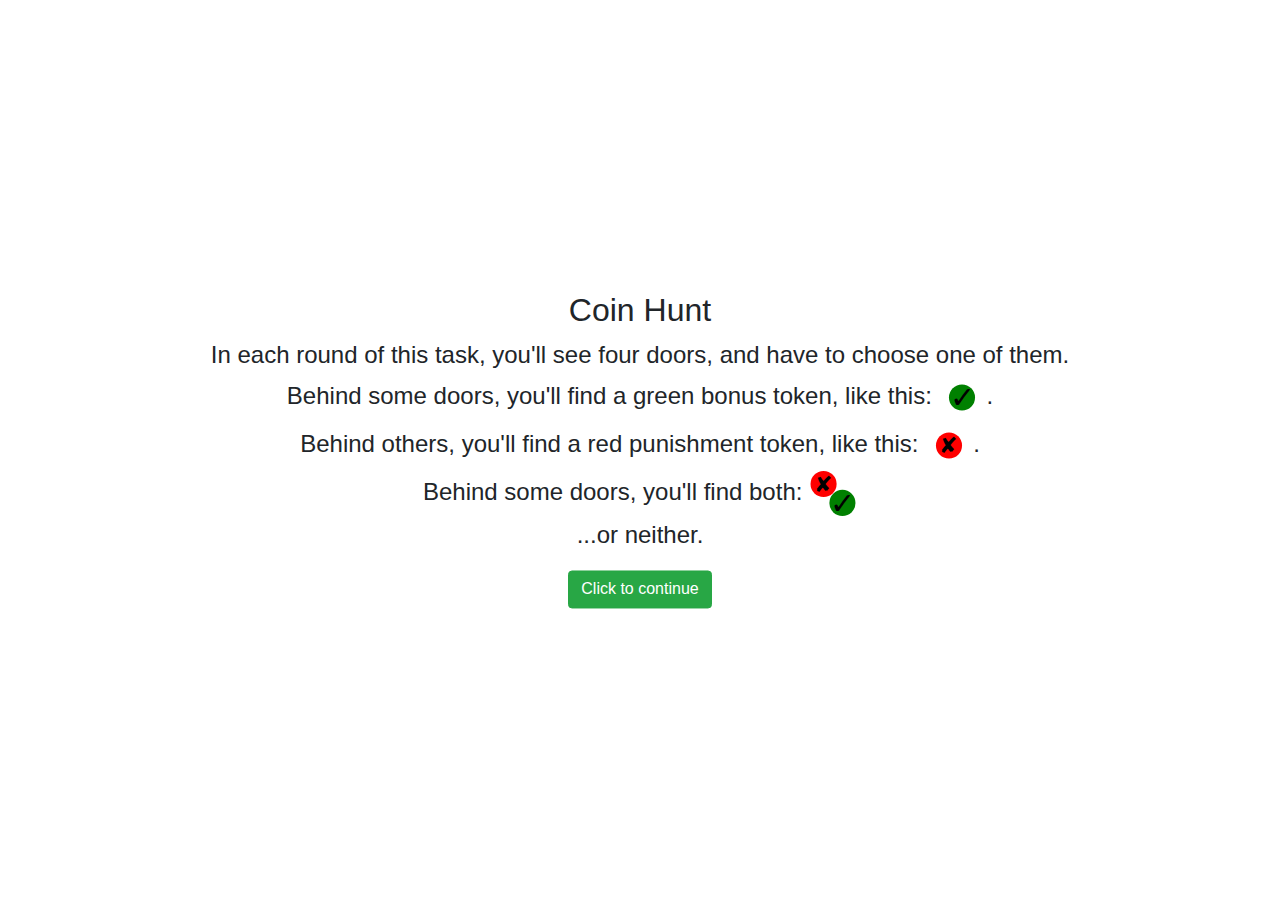
<file: Procedure/Bandit/index.html>
<!DOCTYPE html>
<html lang="en">
    <head>
        <meta charset="utf-8">
        <!-- Play nice on mobile screens -->
        <meta name="viewport" content="width=device-width, initial-scale=1, shrink-to-fit=no">
        <!-- Libraries already loaded by Gorilla -->
        <script src="../libs/jquery.min.js"></script>
        <script src="../libs/bootstrap.min.js"></script>
        <link href="../libs/bootstrap.min.css" rel="stylesheet"/>
        <!-- Our libraries -->
        <script src="../libs/lodash.min.js"></script>
        <script src="../libs/primate.js"></script>
        <!-- Our code -->
        <link href="style/main.css" rel="stylesheet"/>
        <script src="js/utils.js"></script>
        <script src="js/probabilities.js"></script> <!-- Imports variable `probabilities` -->
        <script src="js/main.js"></script>
        <!-- <script src="../libs/sparkline.js"></script> -->
    </head>

    <body>
        <div id="gorilla">
            <!-- Everything inside this element will be copied into Gorilla -->
            <!-- Start copying here -->
            <div id="start">
                <h2> Coin Hunt</h2>
                <p>
                    In each round of this task, you'll see four doors,
                    and have to choose one of them.<br>
                    Behind some doors, you'll find a green bonus token, like this:
                    <img class="mini" alt="" src="stimuli/gain.svg"/>.<br>
                    Behind others, you'll find a red punishment token, like this:
                    <img class="mini" alt="" src="stimuli/loss.svg"/>.<br>
                    Behind some doors, you'll find both:
                    <img class="mini" alt="" src="stimuli/both.svg"/><br>
                    ...or neither.
                </p>
                <button id="more-btn" class="btn btn-success">
                    Click to continue
                </button>
            </div>
            <div id="start2">
                <p>
                    Your job is to find as many bonus tokens as you can,
                    while avoiding the punishment tokens. <br>
                    You score one point for each reward token you get,
                    and lose a point for each punishment token.
                    <b>You will receive a bonus payment after the task
                        depending on the number of points you score.
                    </b>
                </p>
                <p>
                    <b>Important:</b>
                    The chances of finding a bonus or punishment token
                    are different for each door,
                    and these chances change over time.
                    This means that it's important to keep trying out
                    different doors to keep track of which one is best.
                </p>
                <hr/>
                <p>
                    There will be 200 rounds in total, and the task should take
                    less than 8 minutes to complete.
                </p>
                <p>
                    <button id="start-btn" class="btn btn-success">
                        Click here to start
                    </button>
                </p>
            </div>

            <!-- <p id="score">Score: <span id="score-points">0</span> points</p> -->
            <p id="fix">+</p>
            <div id="boxes">
                <img id="outcome" class="outcome" alt="" src="stimuli/gain.svg"/>
                <button ix=1 id="box1" class="btn options top-left btn-dark">     <img alt="" src="stimuli/box1.jpg"/> </button>
                <button ix=2 id="box2" class="btn options top-right btn-dark">    <img alt="" src="stimuli/box2.jpg"/> </button>
                <button ix=3 id="box3" class="btn options bottom-left btn-dark">  <img alt="" src="stimuli/box3.jpg"/> </button>
                <button ix=4 id="box4" class="btn options bottom-right btn-dark"> <img alt="" src="stimuli/box4.jpg"/> </button>
            </div>
            <div id="folder">
                <img id="folder-bottom" alt="" src="stimuli/folder_bottom.png"/>
                <img id="folder-top" alt="" src="stimuli/folder_top.png"/>
            </div>
            <p id="end">
                End of Experiment.<br>
                Stand by...
            </p>
            <div class="hidden">
                <img alt="" src="stimuli/gain.svg"/>
                <img alt="" src="stimuli/loss.svg"/>
                <img alt="" src="stimuli/both.svg"/>
            </div>
            <!-- <svg class="sparkline" width="100" height="30" stroke-width="3"></svg>
            -->
            <!-- Stop copying here -->
        </div>
    </body>
</html>
</file>
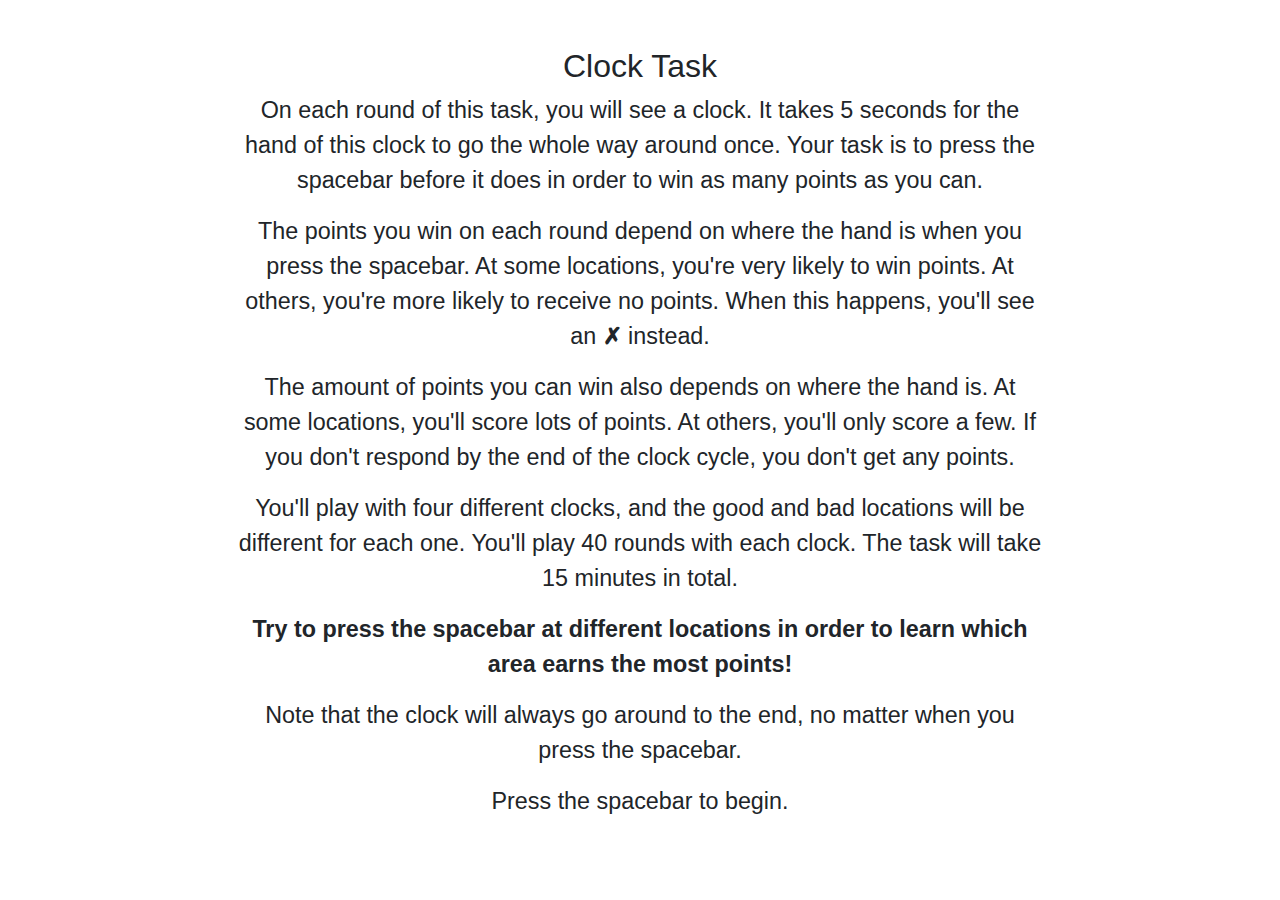
<file: Procedure/Clock/index.html>
<!DOCTYPE html>
<html lang="en">
    <head>
        <meta charset="utf-8">
        <!-- Play nice on mobile screens -->
        <meta name="viewport" content="width=device-width, initial-scale=1, shrink-to-fit=no">
        <!-- Libraries already loaded by Gorilla -->
        <script src="../libs/jquery.min.js"></script>
        <script src="../libs/bootstrap.min.js"></script>
        <link href="../libs/bootstrap.min.css" rel="stylesheet"/>
        <!-- Our libraries -->
        <script src="../libs/lodash.min.js"></script>
        <script src="../libs/primate.js"></script>
        <!-- Our code -->
        <link  href="style/main.css" rel="stylesheet"/>
        <script src="js/utils.js"></script>
        <script src="js/main.js"></script>
    </head>

    <body>
        <div id="gorilla">

            <!-- <p id="score">Score: <span id="score-points">0</span> points</p> -->
            <div id="clock">
                <div id="circle"></div>
                <img id="face" alt="" src="stimuli/face.svg"/>
                <img id="hand" alt="" src="stimuli/hand.svg"/>
            </div>
            <p id="feedback">+50</p>
            <div id="start">
                <h2>Clock Task</h2>
                <p>
                    On each round of this task, you will see a clock.
                    It takes 5 seconds for the hand of this clock to go the whole way around once.
                    Your task is to press the spacebar before it does in order to win
                    as many points as you can.
                </p>
                <p>
                    The points you win on each round depend on where the hand is when you press the spacebar.
                    At some locations, you're very likely to win points.
                    At others, you're more likely to receive no points.
                    When this happens, you'll see an <b>✗</b> instead.
                </p>
                <p>
                    The amount of points you can win also depends on where the hand is.
                    At some locations, you'll score lots of points.
                    At others, you'll only score a few.
                    If you don't respond by the end of the clock cycle,
                    you don't get any points.
                </p>
                <p>
                    You'll play with four different clocks,
                    and the good and bad locations will be different for each one.
                    You'll play 40 rounds with each clock.
                    The task will take 15 minutes in total.
                </p>
                <p>
                    <b>
                        Try to press the spacebar at different locations
                        in order to learn which area earns the most points!
                    </b>
                </p>
                <p>
                    Note that the clock will always go around to the end,
                    no matter when you press the spacebar.
                </p>
                <p>
                    Press the spacebar to begin.
                </p>
            </div>
            <p id="start-block">
                In this section, you'll be playing with the
                <span id="block-colour"></span> clock.<br>
                Remember, try to respond when the hand is at different locations
                to learn how to make the most points.<br>
                Press the spacebar to continue.
            </p>
            <p id="prompt"></p>
            <p id="end">
                End of Experiment<br>
                [Redirecting...]
            </p>
        </div>
    </body>
</html>
</file>
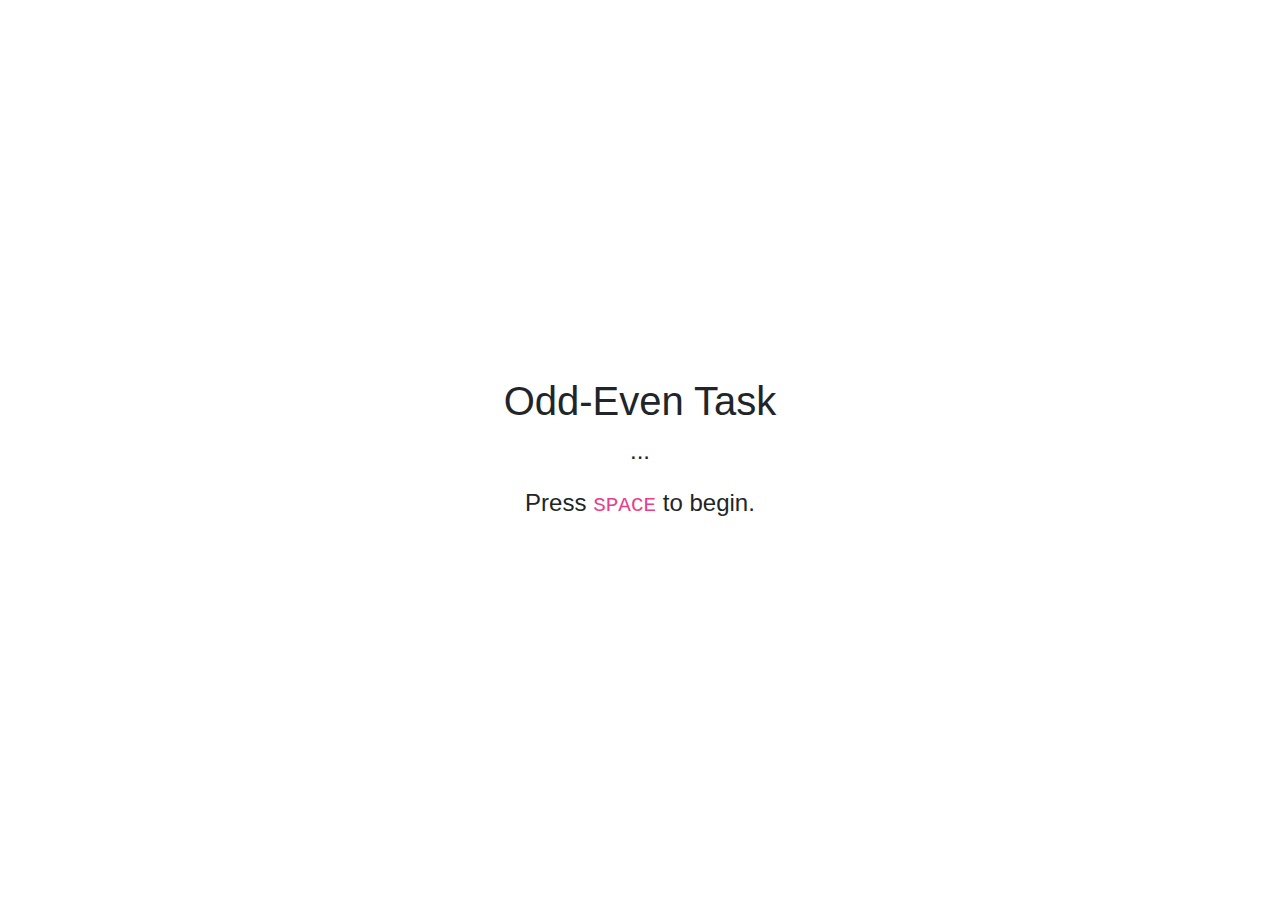
<file: Procedure/Effort/index.html>
<!doctype html>
<html lang="en">
    <head>
        <meta charset="utf-8">
        <!-- Play nice on mobile screens -->
        <meta name="viewport" content="width=device-width, initial-scale=1, shrink-to-fit=no">
        <!-- Libraries already loaded by Gorilla -->
        <script src="../libs/jquery.min.js"></script>
        <script src="../libs/bootstrap.min.js"></script>
        <link href="../libs/bootstrap.min.css" rel="stylesheet"/>
        <!-- Our libraries -->
        <script src="../libs/lodash.min.js"></script>
        <script src="../libs/primate.js"></script>
        <!-- Our code -->
        <link  href="style/main.css" rel="stylesheet"/>
        <script src="js/utils.js"></script>
        <script src="js/main.js"></script>
    </head>

    <body>
        <div id="gorilla">
            <!-- Begin stimuli -->
            <p id="target">5</p>
            <div id="btn-left" class="resp-btn">Odd</div>
            <div id="btn-right" class="resp-btn">Even</div>


            <!-- Begin instructions -->
            <div id="start" class="instructions">
                <h1 id="title">Odd-Even Task</h1>
                <p>...</p>
                <p class="secret-button">Press <code>SPACE</code> to begin.</p>
            </div>
            <div id="demo-instructions" class="instructions">
                <p>
                    On each trial in this task,
                    you'll see a sequence of numbers, between 1 and 9, one at a time.
                    If the number is <em>odd</em>, press <code id="key-odd"></code>
                    on your keyboard.
                    If the number is <em>even</em>, press <code id="key-even"></code>.
                </p>
                <p>
                    Let's start with a demo version of the task.
                    Try to get all the numbers right, while still being as fast as possible.
                    If you get one wrong, it will turn red. Otherwise, it will turn green.
                </p>
                <p>Press <code>SPACE</code> for the first practice trial.</p>
            </div>
            <div id="calibration-instructions" class="instructions">
                <p>
                    Great. You're now ready to practice the real task.
                </p>
                <p>
                    From now on, the sequence of numbers won't be so predictable.
                    Your task is still to judge if the numbers are odd or even.
                    Remember to try to get all the numbers right, while still being as fast as possible.
                </p>
                <p>Press <code>SPACE</code> to begin.</p>
            </div>
            <div id="flexible-instructions" class="instructions">
                <p id="flexible-txt"></p>
                <p>Press <code>SPACE</code> to continue.</p>
            </div>
            <div id="timeout" class="instructions red">
                <h1>You ran out of time!</h1>
                <p>
                    Try to respond more quickly.
                </p>
                <p>Press <code>SPACE</code> to continue.</p>
            </div>

            <div id="main-instructions" class="instructions">
                <h2>...</h2>
                <p>Press <code>SPACE</code> to start.</p>
            </div>

            <div id="offer-instructions" class="instructions">
                <h2 class="lined">Offer</h2>
                <p>
                    Reward: <span id="reward-value"></span>p<br/>
                    Difficulty: <span id="difficulty-value"></span>%
                </p>
                <p>
                    Press <code>Y</code> to accept or <code>N</code> to pass.
                </p>
            </div>

            <div id="offer-reject" class="instructions">
                <h2>You rejected that offer</h2>
            </div>

        </div>
    </body>

</html>
</file>
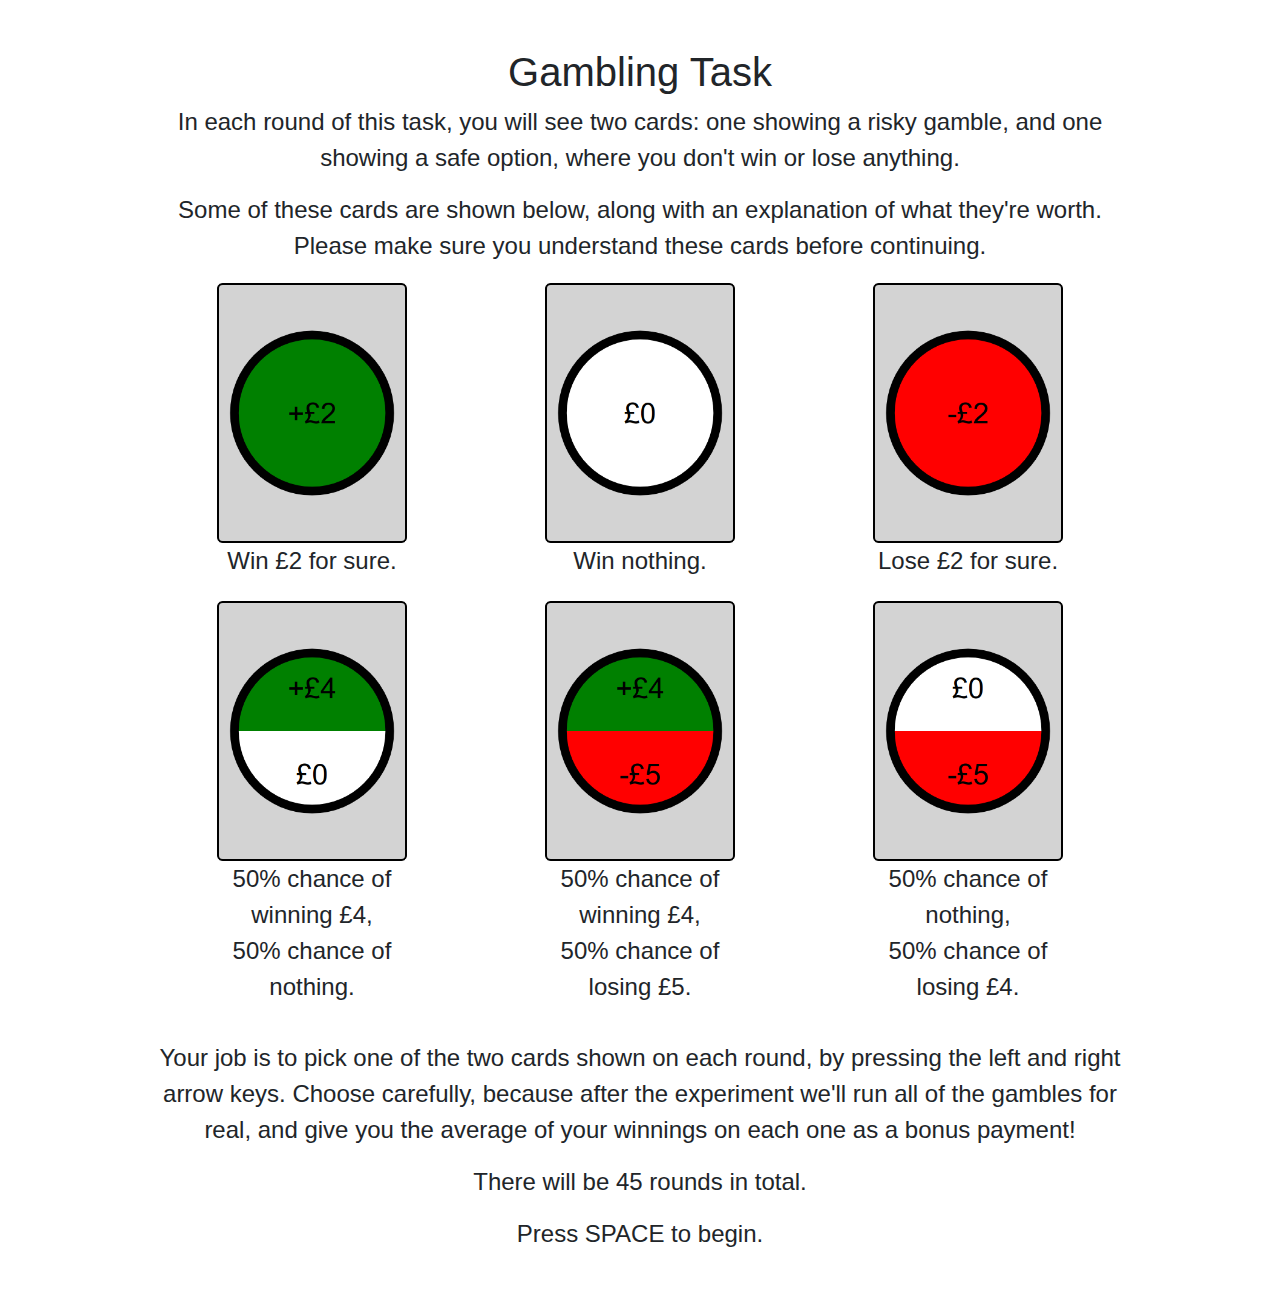
<file: Procedure/Gamble/index.html>
<!DOCTYPE html>
<html lang="en">
    <head>
        <meta charset="utf-8">
        <!-- Play nice on mobile screens -->
        <meta name="viewport" content="width=device-width, initial-scale=1, shrink-to-fit=no">
        <!-- Libraries already loaded by Gorilla -->
        <script src="../libs/jquery.min.js"></script>
        <script src="../libs/bootstrap.min.js"></script>
        <link href="../libs/bootstrap.min.css" rel="stylesheet"/>
        <!-- Our libraries -->
        <script src="../libs/lodash.min.js"></script>
        <script src="../libs/primate.js"></script>
        <!-- Our code -->
        <link  href="style/main.css" rel="stylesheet"/>
        <script src="js/utils.js"></script>
        <script src="js/main.js"></script>
    </head>

    <body>
        <div id="gorilla">
            <!-- Everything inside this element will be copied into Gorilla -->
            <!-- Start copying here -->
            <div id="start">
                <h1 id="title">Gambling Task</h1>
                <p>
                    In each round of this task, you will see two cards:
                    one showing a risky gamble,
                    and one showing a safe option,
                    where you don't win or lose anything.
                </p>
                <p>
                    Some of these cards are shown below, along with an explanation of what they're worth.
                    Please make sure you understand these cards before continuing.
                </p>
                <p>
                    <div class="tbl">
                        <div class="tbl-row"> <img alt="" src="stimuli/safe_gain.png"/> <p>Win £2 for sure.</p> </div>
                        <div class="tbl-row"> <img alt="" src="stimuli/safe.png"/> <p>Win nothing.</p> </div>
                        <div class="tbl-row"> <img alt="" src="stimuli/safe_loss.png"/> <p>Lose £2 for sure.</p> </div>
                    </div>
                    <div class="tbl">
                        <div class="tbl-row"> <img alt="" src="stimuli/risky_gain.png"/> <p>50% chance of winning £4, <br> 50% chance of nothing.</p> </div>
                        <div class="tbl-row"> <img alt="" src="stimuli/mixed.png"/> <p>50% chance of winning £4,      <br> 50% chance of losing £5.</p> </div>
                        <div class="tbl-row"> <img alt="" src="stimuli/risky_loss.png"/> <p>50% chance of nothing,    <br> 50% chance of losing £4.</p> </div>
                    </div>
                </p>
                <p>
                    Your job is to pick one of the two cards shown on each round,
                    by pressing the left and right arrow keys.
                    Choose carefully, because after the experiment we'll run all of the gambles for real,
                    and give you the average of your winnings on each one as a bonus payment!
                </p>
                <p>
                    There will be <span id="n_trials">__</span> rounds in total.
                </p>
                <p class="secret-button">Press SPACE to begin.</p>
            </div>
            <!-- <p id="score">Score: <span id="score-points">0</span> points</p> -->
            <img id="hand" alt="" src="stimuli/hand.png"/>
            <p id="prompt"></p>
            <div id="folder">
                <img id="folder-bottom" alt="" src="stimuli/folder_bottom.png"/>
                <img id="folder-top" alt="" src="stimuli/folder_top.png"/>
            </div>
        </div>

    </body>
</html>
</file>
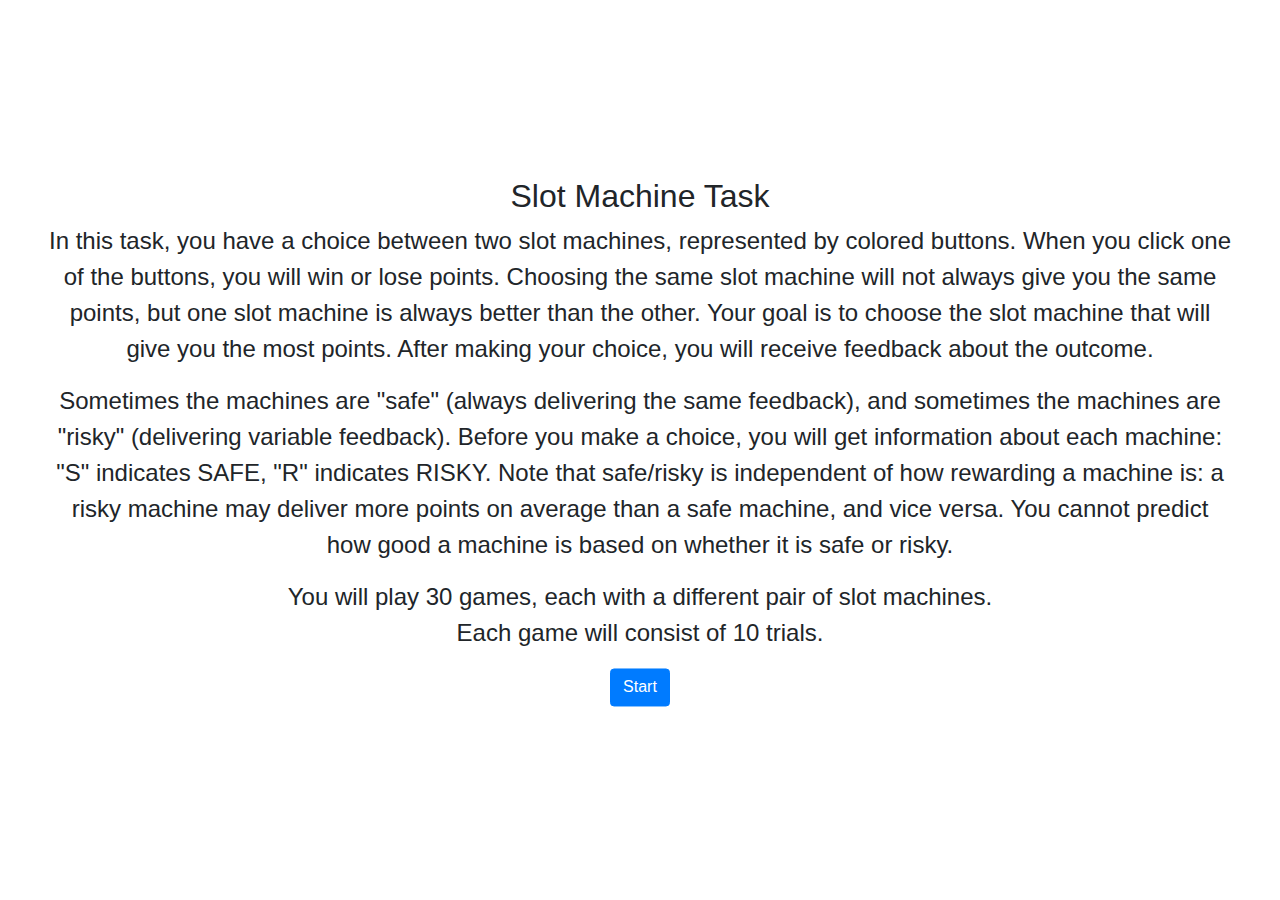
<file: Procedure/Gershman/index.html>
<!DOCTYPE html>
<html lang="en">
    <head>
        <meta charset="utf-8">
        <!-- Play nice on mobile screens -->
        <meta name="viewport" content="width=device-width, initial-scale=1, shrink-to-fit=no">
        <!-- Libraries already loaded by Gorilla -->
        <script src="../libs/jquery.min.js"></script>
        <script src="../libs/bootstrap.min.js"></script>
        <link  href="../libs/bootstrap.min.css" rel="stylesheet"/>
        <!-- Our libraries -->
        <script src="../libs/lodash.min.js"></script>
        <script src="../libs/primate.js"></script>
        <script src="../libs/randomcolor.min.js"></script>
        <!-- Our code -->
        <link href="style/main.css" rel="stylesheet"/>
        <script src="js/utils.js"></script>
        <script src="js/main.js"></script>
    </head>

    <body>
        <div id="gorilla">
            <!-- Everything inside this element will be copied into Gorilla -->
            <!-- Start copying here -->

            <div id="start" class="centered">
                <h2>Slot Machine Task</h2>
                <p>
                    In this task, you have a choice between two slot
                    machines, represented by colored buttons. When you
                    click one of the buttons, you will win or lose
                    points. Choosing the same slot machine will not
                    always give you the same points, but one slot
                    machine is always better than the other. Your goal
                    is to choose the slot machine that will give you
                    the most points. After making your choice, you
                    will receive feedback about the outcome.
                </p>
                <p>
                    Sometimes the machines are "safe" (always
                    delivering the same feedback), and sometimes the
                    machines are "risky" (delivering variable
                    feedback). Before you make a choice, you will get
                    information about each machine: "S" indicates
                    SAFE, "R" indicates RISKY. Note that safe/risky is
                    independent of how rewarding a machine is: a risky
                    machine may deliver more points on average than a
                    safe machine, and vice versa. You cannot predict
                    how good a machine is based on whether it is safe
                    or risky.
                </p>
                <p>
                    You will play 30 games, each with a different pair of slot machines.<br>
                    Each game will consist of 10 trials.
                </p>
                <p>
                    <button id="start-btn" class="btn btn-primary">Start</button>
                </p>
            </div>

            <div id="stimuli" class="centered">
                <div id="left-feedback"  class="feedback btn">X</div>
                <div id="right-feedback" class="feedback btn">X</div>
                <div id="left-btn"  class="btn btn-primary option">Safe</div>
                <div id="right-btn" class="btn btn-primary option">Risky</div>
                <div id="next-btn" class="btn btn-primary">Next</div>
            </div>

            <div id="break" class="centered">
                <h2>Time for Game #<span id="which-game"></span></h2>
                <p>
                    You scored <span class="last-score"></span> points
                    on the last game.
                </p>
                <p>This game will feature a new set of slot machines.</p>
                <p>
                    <button id="resume-btn" class="btn btn-primary">Start</button>
                </p>
            </div>

            <div id="end" class="centered">
                <h2>End of Experiment</h2>
                <p>
                    You scored <span class="last-score"></span> points
                    on the last game.
                </p>
                <p>Please wait...</p>
            </div>
        </div>
    </body>
</html>
</file>
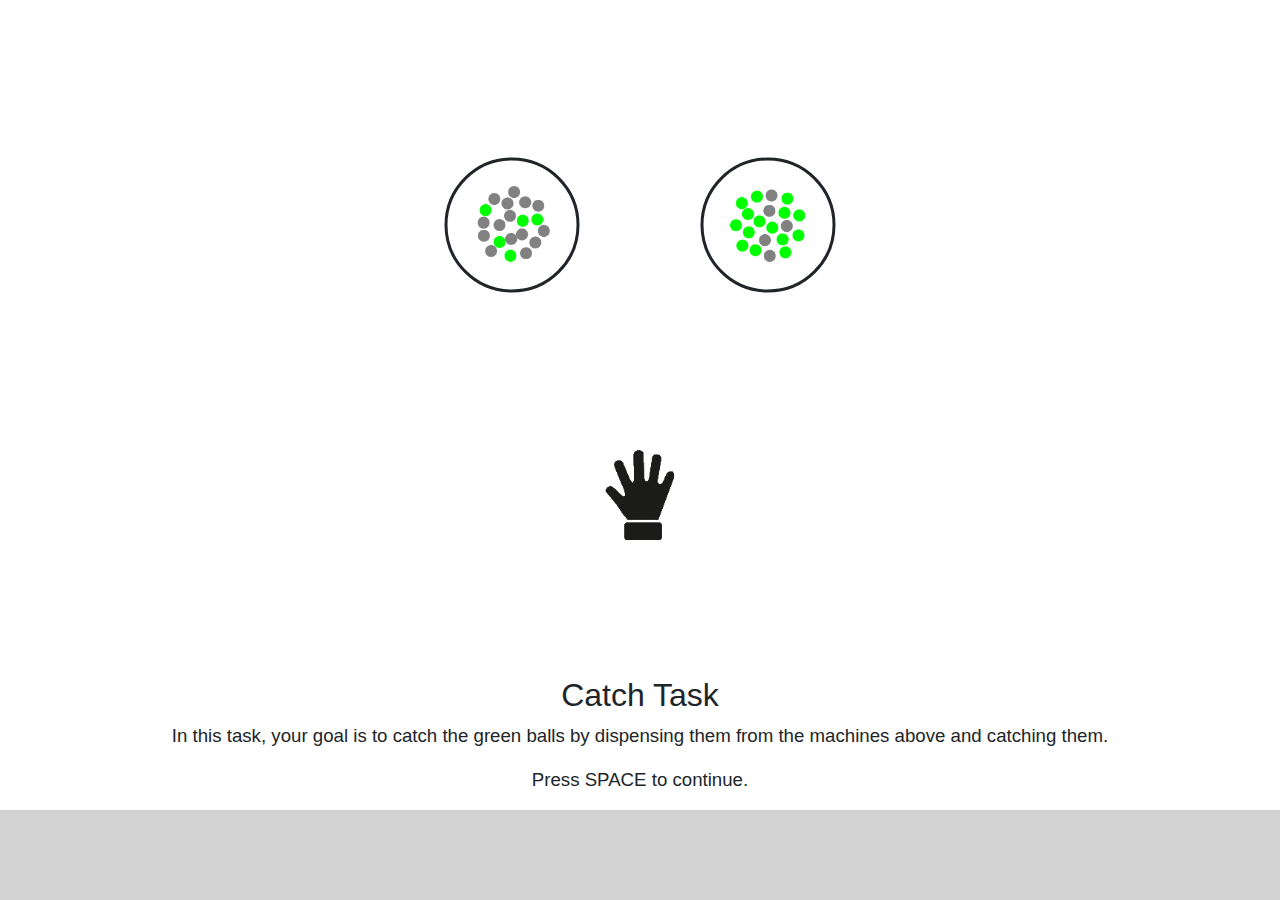
<file: Procedure/RewardBias/index.html>
<!DOCTYPE html>
<html lang="en">
    <head>
        <meta charset="utf-8">
        <!-- Play nice on mobile screens -->
        <meta name="viewport" content="width=device-width, initial-scale=1, shrink-to-fit=no">
        <!-- Load libraries -->
        <script src="../libs/jquery.min.js"></script>
        <script src="../libs/lodash.min.js"></script>
        <script src="../libs/primate.js"></script>
        <script src="../libs/svg.min.js"></script>
        <script src="../libs/bootstrap.min.js"></script>
        <link href="../libs/bootstrap.min.css" rel="stylesheet"/>
        <!-- Load our code -->
        <link  href="style/main.css" rel="stylesheet"/>
        <script src="js/utils.js"></script>
        <script src="js/main.js"></script>
    </head>

    <body>
        <div id="gorilla">

            <div id="start">
                <h2>Catch Task</h2>
                <p>
                    In this task, your goal is to catch the green balls
                    by dispensing them from the machines above and catching them.
                </p>
                <p>
                    Press SPACE to continue.
                </p>
            </div>
            <div id="instructions">
                <p>
                    Pay attention to the moving dots shown at the start of each round.<br>
                    If most of the dots go left, only the left machine is plugged in.<br>
                    If most go right, only the right machine is plugged in.<br>
                    Press the Left or Right arrow keys on your keyboard
                    try to activate the correct machine
                    and to place your hand to catch the ball.
                </p>
                <p>
                    The machines don't always work properly.<br>
                    In one machine, 75% of the balls are green. This machine works 75% of the time.<br>
                    In the other, only 25% are green. This machine works 25% of the time.
                    If you press the correct button (for the machine that is plugged in),
                    and the machine works on that round, you can catch the ball as it comes out.
                    If you press the wrong button, or the machine doesn't work, nothing happens.
                </p>
                <p>
                    You score one point for every green ball you catch.
                    The more points you score, the larger your bonus payment will be.
                    There will be 50 rounds in total.
                </p>
                <p>
                    Press SPACE to start.
                </p>
            </div>

            <p id="score">Score: <span id="score-points">0</span> points</p>
            <div class="stimuli" id="ground"></div>
            <img class="stimuli" id="hand" alt="" src="stimuli/hand.png"/>
            <div class="stimuli" id="ball"></div>
            <div class="left stimuli occluder" id="left_occluder"></div>
            <div class="right stimuli occluder" id="right_occluder"></div>
            <img class="left stimuli urn" id="left_urn" alt="" src="stimuli/green5.png"/>
            <img class="right stimuli urn" id="right_urn" alt="" src="stimuli/green15.png"/>
            <p id="fix" class="stimuli">+</p>
            <p id="feedback">No change</p>
            <svg id="target" class="stimuli target"> </svg>
            <div id="btn-left" class="resp-btn">L</div>
            <div id="btn-right" class="resp-btn">R</div>

        </div>
    </body>
</html>
</file>
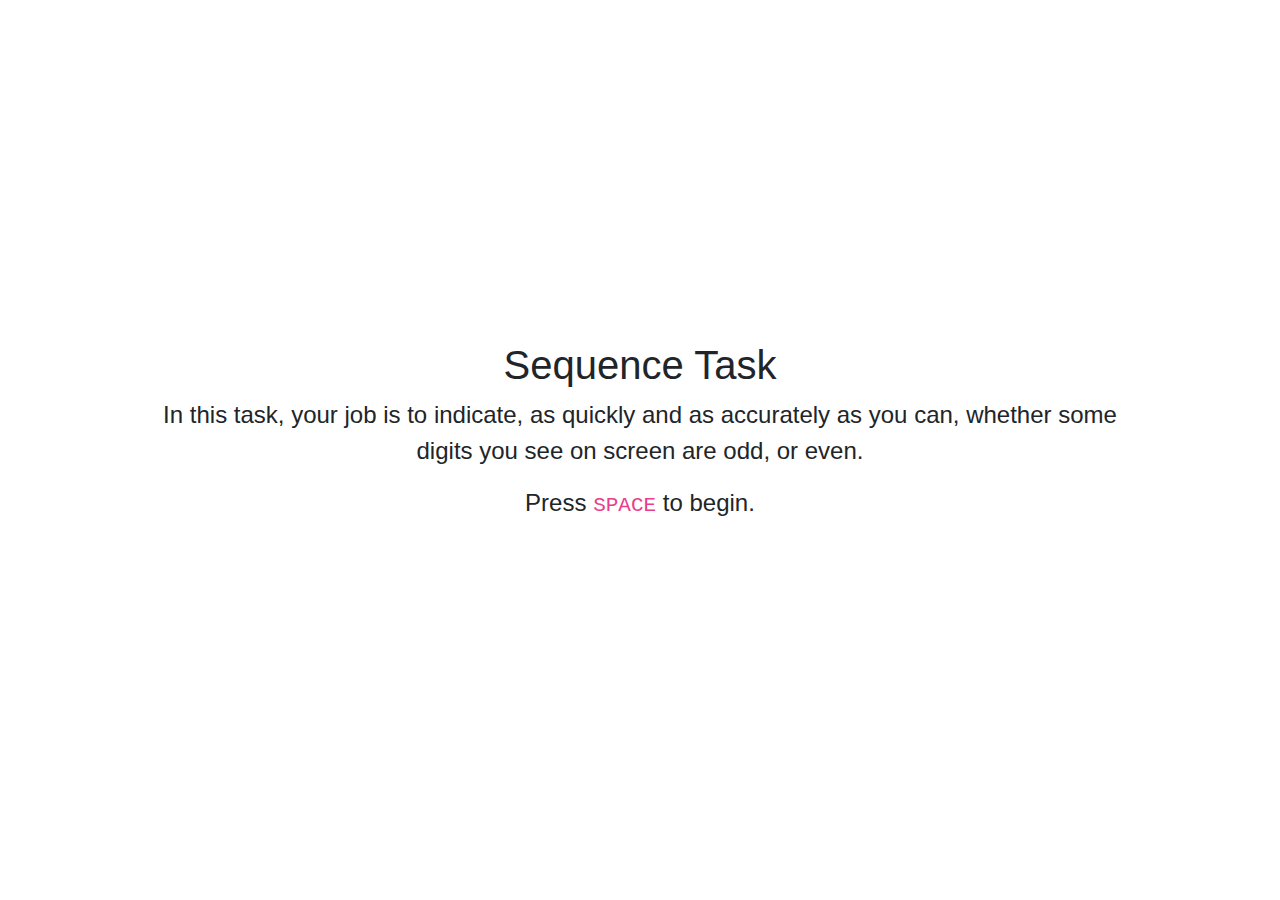
<file: Procedure/Effort/Dynamic/index.html>
<!doctype html>
<html lang="en">
    <head>
        <meta charset="utf-8">
        <!-- Play nice on mobile screens -->
        <meta name="viewport" content="width=device-width, initial-scale=1, shrink-to-fit=no">
        <!-- Libraries already loaded by Gorilla -->
        <script src="../../libs/jquery.min.js"></script>
        <script src="../../libs/bootstrap.min.js"></script>
        <link href="../../libs/bootstrap.min.css" rel="stylesheet"/>
        <!-- Our libraries -->
        <script src="../../libs/lodash.min.js"></script>
        <script src="../../libs/primate.js"></script>
        <!-- Our code -->
        <link  href="style/main.css" rel="stylesheet"/>
        <script src="js/utils.js"></script>
        <script src="js/main.js"></script>
    </head>

    <body>
        <div id="gorilla">

            <!-- <p id="prompt">Press SPACE to continue</p> -->
            <p id="message" class="instructions">Message</p>
            <p id="feedback">You got <span id="ncorrect">X</span>/9 right.</p>

            <p id="tgt0" class="target">1</p>
            <p id="tgt1" class="target">2</p>
            <p id="tgt2" class="target">3</p>
            <p id="tgt3" class="target">4</p>
            <p id="tgt4" class="target">5</p>
            <p id="tgt5" class="target">6</p>
            <p id="tgt6" class="target">7</p>
            <p id="tgt7" class="target">8</p>
            <p id="tgt8" class="target">9</p>
            <p id="tgt9" class="target">9</p>

            <div id="bottom-occluder" class="occluder"></div>
            <div id="btn-left"  class="resp-btn left">Odd</div>
            <div id="btn-right" class="resp-btn right">Even</div>
            <div id="top-occluder"    class="occluder"></div>
            <div id="pot-left"   class="pot left"> </div>
            <div id="pot-middle" class="pot"></div>
            <div id="pot-right"  class="pot right"></div>


            <!-- Begin instructions -->
            <div id="start" class="instructions">
                <h1 id="title">Sequence Task</h1>
                <p>
                    In this task, your job is to indicate, as quickly and as accurately as you can,
                    whether some digits you see on screen are odd, or even.
                </p>
                <p class="secret-button">Press <code>SPACE</code> to begin.</p>
            </div>
            <div id="demo-instructions" class="instructions">
                <p>
                    On each round in this task,
                    you'll see a sequence of numbers, between 1 and 9, one at a time.
                    If the number is <em>odd</em>, press <code id="key-odd"></code>
                    on your keyboard.
                    If the number is <em>even</em>, press <code id="key-even"></code>.
                </p>
                <p>
                    Let's start with a demo version of the task.
                    Try to get all the numbers right, while still being as fast as possible.
                    If you get a digit wrong, it will turn red. Otherwise, it will turn green.
                </p>
                <p>Press <code>SPACE</code> for the first practice round.</p>
            </div>
            <div id="calibration-instructions" class="instructions">
                <p>
                    Great. You're now ready to practice the real task.
                </p>
                <p>
                    From now on, the sequence of numbers won't be so predictable.
                    Your task is still to judge if the numbers are odd or even.
                    Remember to try to get all the numbers right, while still being as fast as possible.
                </p>
                <p>Press <code>SPACE</code> to begin.</p>
            </div>
            <div id="flexible-instructions" class="instructions">
                <p id="flexible-txt"></p>
                <p>Press <code>SPACE</code> to continue.</p>
            </div>
            <div id="timeout" class="instructions red">
                <h1>You ran out of time!</h1>
                <p>
                    Try to respond more quickly.
                </p>
                <p>Press <code>SPACE</code> to continue.</p>
            </div>

            <div id="main-instructions" class="instructions">
                <p>Great. You're now ready to start the main stage of the task.</p>
                <p>
                    You may have noticed that some of the sequences were more difficult than others.
                    At the start of every round from now on,
                    you'll see the difficulty level of the sequence coming up, from 20% (the easiest) to 80% (the hardest).
                    You'll also see the reward for successfully completing this sequence, from 1p to 4p.
                    This amount will be added to your bonus payment if you succesfully complete the sequence.
                    A sequence is marked as correct if you're correct for at least 9 of the 10 digits in the sequence.
                </p>
                <p>
                    On each round, you're free to choose whether or not you want to
                    do the sequence and add to your bonus payment (by pressing <code>Y</code>),
                    or skip it and move on to the next round (by pressing <code>N</code>).
                </p>
                <p>There will be 64 rounds in total.</p>

                <p>Press <code>SPACE</code> to start.</p>
            </div>

            <div id="offer-instructions" class="instructions">
                <h2 class="lined">Round <span id="round-nr">1</span></h2>
                <p>
                    Reward: <span id="reward-value"></span>p<br/>
                    Difficulty: <span id="difficulty-value"></span>%
                </p>
                <p>
                    Press <code>Y</code> to accept or <code>N</code> to skip.
                </p>
            </div>

            <div id="offer-reject" class="instructions">
                <h2>You skipped that round.</h2>
            </div>

        </div>
    </body>

</html>
</file>
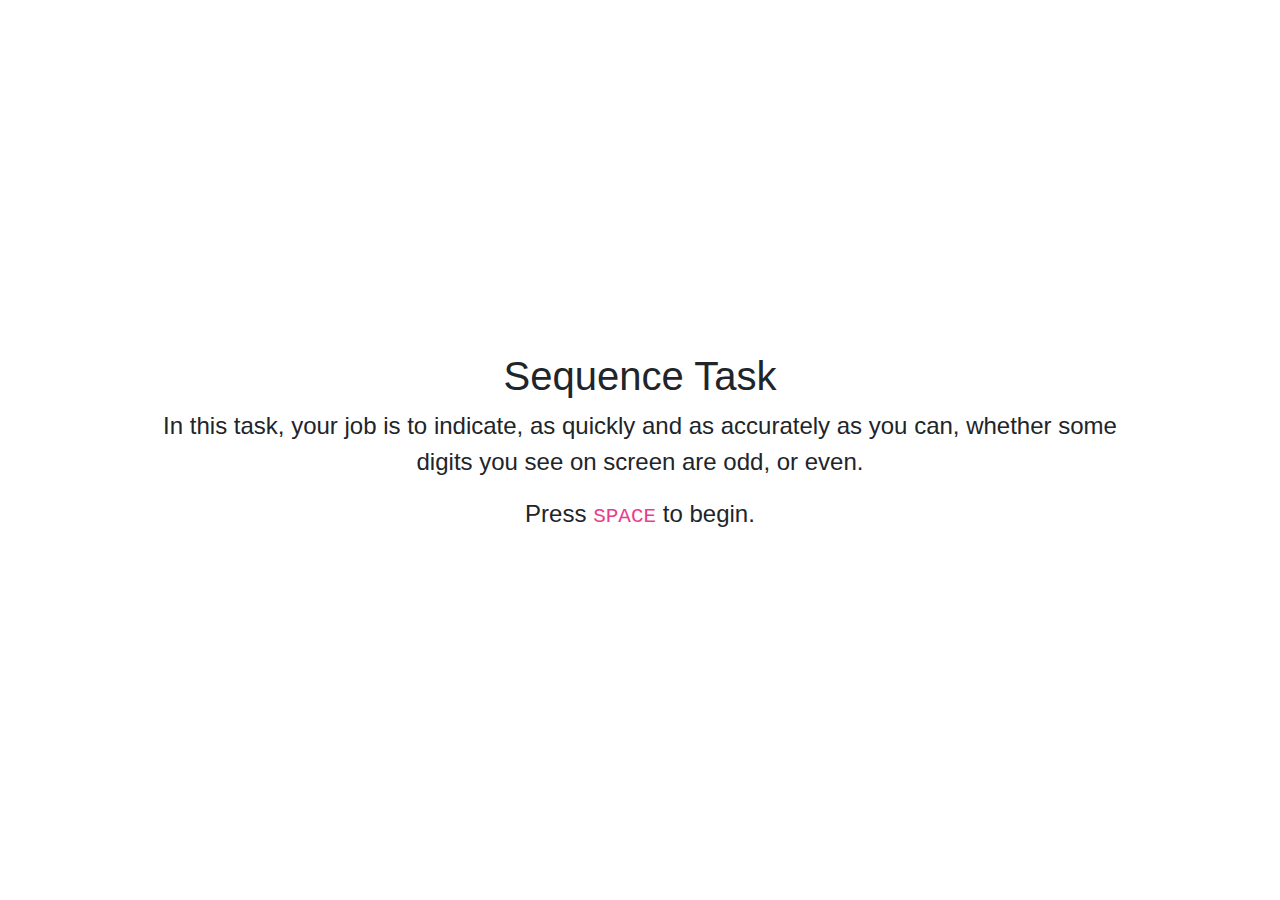
<file: Procedure/Effort/Dynamic2/index.html>
<!doctype html>
<html lang="en">
    <head>
        <meta charset="utf-8">
        <!-- Play nice on mobile screens -->
        <meta name="viewport" content="width=device-width, initial-scale=1, shrink-to-fit=no">
        <!-- Libraries already loaded by Gorilla -->
        <script src="../../libs/jquery.min.js"></script>
        <script src="../../libs/bootstrap.min.js"></script>
        <link href="../../libs/bootstrap.min.css" rel="stylesheet"/>
        <!-- Our libraries -->
        <script src="../../libs/lodash.min.js"></script>
        <script src="../../libs/primate.js"></script>
        <!-- Our code -->
        <link  href="style/main.css" rel="stylesheet"/>
        <script src="js/utils.js"></script>
        <script src="js/main.js"></script>
    </head>

    <body>
        <div id="gorilla">

            <!-- <p id="prompt">Press SPACE to continue</p> -->
            <p id="message" class="instructions">Message</p>
            <p id="feedback">You got <span id="ncorrect">X</span>/9 right.</p>

            <p id="tgt0" class="target">1</p>
            <p id="tgt1" class="target">2</p>
            <p id="tgt2" class="target">3</p>
            <p id="tgt3" class="target">4</p>
            <p id="tgt4" class="target">5</p>
            <p id="tgt5" class="target">6</p>
            <p id="tgt6" class="target">7</p>
            <p id="tgt7" class="target">8</p>
            <p id="tgt8" class="target">9</p>
            <p id="tgt9" class="target">9</p>

            <div id="bottom-occluder" class="occluder"></div>
            <div id="btn-left"  class="resp-btn left">Odd</div>
            <div id="btn-right" class="resp-btn right">Even</div>
            <div id="top-occluder"    class="occluder"></div>
            <div id="pot-left"   class="pot left"> </div>
            <div id="pot-middle" class="pot"></div>
            <div id="pot-right"  class="pot right"></div>


            <!-- Begin instructions -->
            <div id="overlay"></div>
            <div id="start" class="instructions">
                <h1 id="title">Sequence Task</h1>
                <p>
                    In this task, your job is to indicate, as quickly and as accurately as you can,
                    whether some digits you see on screen are odd, or even.
                </p>
                <p class="secret-button">Press <code>SPACE</code> to begin.</p>
            </div>
            <div id="demo-instructions" class="instructions">
                <p>
                    On each round in this task,
                    you'll see a sequence of numbers, between 1 and 9, one at a time.
                    If the number is <em>odd</em>, press <code id="key-odd"></code>
                    on your keyboard.
                    If the number is <em>even</em>, press <code id="key-even"></code>.
                </p>
                <p>
                    Let's start with a demo version of the task.
                    Try to get all the numbers right, while still being as fast as possible.
                    If you get a digit wrong, it will turn red. Otherwise, it will turn green.
                </p>
                <p>Press <code>SPACE</code> for the first practice round.</p>
            </div>
            <div id="calibration-instructions" class="instructions">
                <p>
                    Great. You're now ready to practice the real task.
                </p>
                <p>
                    From now on, the sequence of numbers won't be so predictable.
                    Your task is still to judge if the numbers are odd or even.
                    Remember to try to get all the numbers right, while still being as fast as possible.
                </p>
                <p>
                    There will be <span id="n-practice"></span> practice rounds.
                </p>
                <p>Press <code>SPACE</code> to begin.</p>
            </div>
            <div id="flexible-instructions" class="instructions">
                <p id="flexible-txt"></p>
                <p>Press <code>SPACE</code> to continue.</p>
            </div>
            <div id="timeout" class="instructions red">
                <h1>You ran out of time!</h1>
                <p>
                    Try to respond more quickly.
                </p>
                <p>Press <code>SPACE</code> to continue.</p>
            </div>

            <div id="main-instructions" class="instructions">
                <p>Great. You're now ready to start the main stage of the task.</p>
                <p>
                    You may have noticed that some of the sequences were more difficult than others.
                    At the start of every round from now on,
                    you'll see the difficulty level of the sequence coming up, from 20% (the easiest) to 80% (the hardest).
                </p>
                <p>
                    You'll also see the reward for successfully completing this sequence, from 1 to 4 points.
                    For every two points you score, 1p will be added to your bonus payment.
                    A sequence is marked as correct if you're correct for at least 9 of the 10 digits in the sequence.
                </p>
                <p>
                    On each round, you're free to choose whether or not you want to
                    do the sequence and add to your bonus payment (by pressing <code>Y</code>),
                    or skip it and move on to the next round (by pressing <code>N</code>).
                </p>
                <p>There will be 64 rounds in total.</p>

                <p>Press <code>SPACE</code> to start.</p>
            </div>

            <div id="offer-instructions" class="instructions">
                <h2 class="lined">Round <span id="round-nr">1</span> of 64</h2>
                <p>
                    Reward: <span id="reward-value"></span> points<br/>
                    Difficulty: <span id="difficulty-value"></span>%
                </p>
                <p>
                    Press <code>Y</code> to accept or <code>N</code> to skip.
                </p>
            </div>

            <div id="offer-reject" class="instructions">
                <h2>You skipped that round.</h2>
            </div>

        </div>
    </body>

</html>
</file>
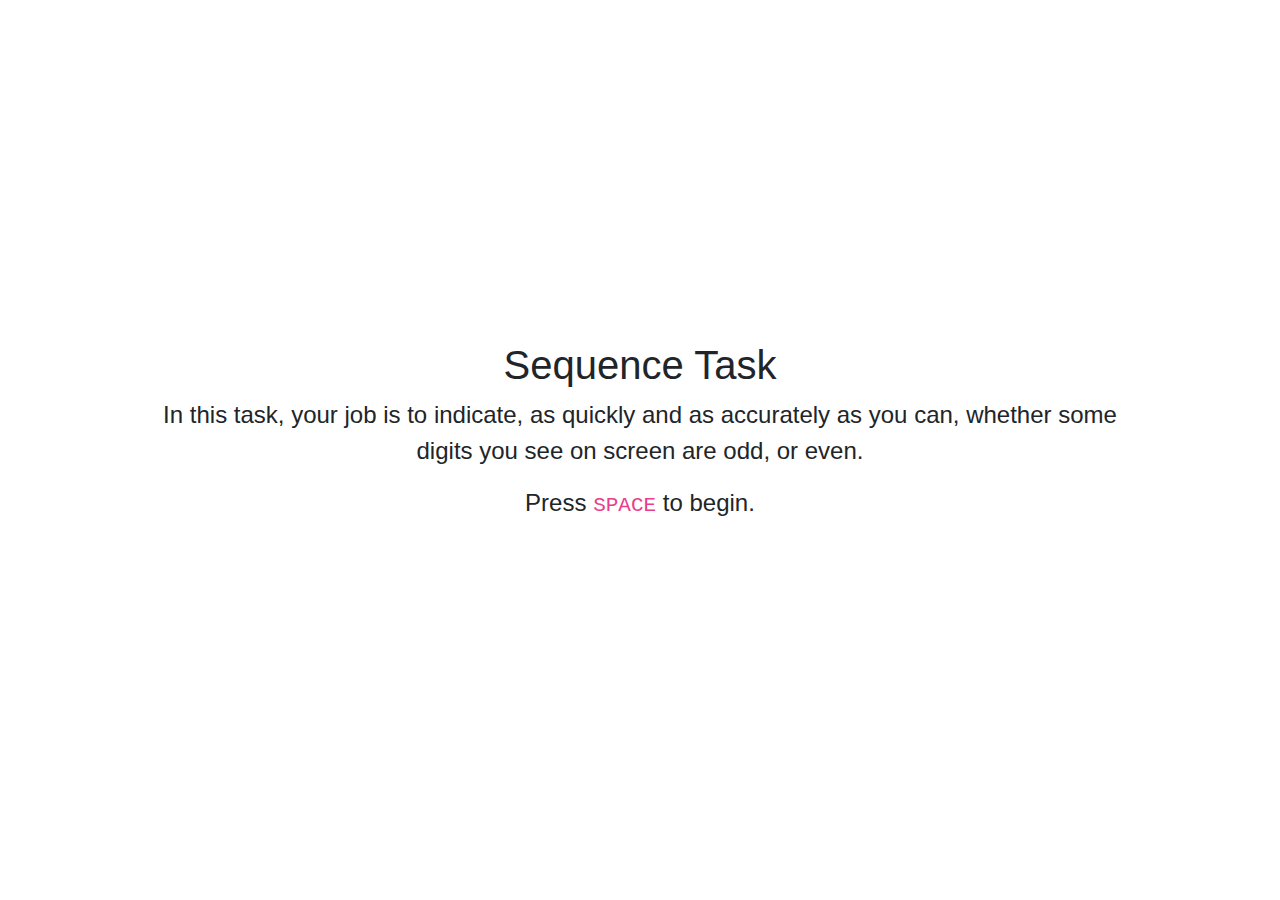
<file: Procedure/Effort/Static/index.html>
<!doctype html>
<html lang="en">
    <head>
        <meta charset="utf-8">
        <!-- Play nice on mobile screens -->
        <meta name="viewport" content="width=device-width, initial-scale=1, shrink-to-fit=no">
        <!-- Libraries already loaded by Gorilla -->
        <script src="../../libs/jquery.min.js"></script>
        <script src="../../libs/bootstrap.min.js"></script>
        <link href="../../libs/bootstrap.min.css" rel="stylesheet"/>
        <!-- Our libraries -->
        <script src="../../libs/lodash.min.js"></script>
        <script src="../../libs/primate.js"></script>
        <!-- Our code -->
        <link  href="style/main.css" rel="stylesheet"/>
        <script src="js/utils.js"></script>
        <script src="js/main.js"></script>
    </head>

    <body>
        <div id="gorilla">
            <!-- Begin stimuli -->
            <p id="target">5</p>
            <p id="message"></p>
            <div id="btn-left" class="resp-btn">Odd</div>
            <div id="btn-right" class="resp-btn">Even</div>


            <!-- Begin instructions -->
            <div id="start" class="instructions">
                <h1 id="title">Sequence Task</h1>
                <p>
                    In this task, your job is to indicate, as quickly and as accurately as you can,
                    whether some digits you see on screen are odd, or even.
                </p>
                <p class="secret-button">Press <code>SPACE</code> to begin.</p>
            </div>
            <div id="demo-instructions" class="instructions">
                <p>
                    On each round in this task,
                    you'll see a sequence of numbers, between 1 and 9, one at a time.
                    If the number is <em>odd</em>, press <code id="key-odd"></code>
                    on your keyboard.
                    If the number is <em>even</em>, press <code id="key-even"></code>.
                </p>
                <p>
                    Let's start with a demo version of the task.
                    Try to get all the numbers right, while still being as fast as possible.
                    If you get a digit wrong, it will turn red. Otherwise, it will turn green.
                </p>
                <p>Press <code>SPACE</code> for the first practice round.</p>
            </div>
            <div id="calibration-instructions" class="instructions">
                <p>
                    Great. You're now ready to practice the real task.
                </p>
                <p>
                    From now on, the sequence of numbers won't be so predictable.
                    Your task is still to judge if the numbers are odd or even.
                    Remember to try to get all the numbers right, while still being as fast as possible.
                </p>
                <p>Press <code>SPACE</code> to begin.</p>
            </div>
            <div id="flexible-instructions" class="instructions">
                <p id="flexible-txt"></p>
                <p>Press <code>SPACE</code> to continue.</p>
            </div>
            <div id="timeout" class="instructions red">
                <h1>You ran out of time!</h1>
                <p>
                    Try to respond more quickly.
                </p>
                <p>Press <code>SPACE</code> to continue.</p>
            </div>

            <div id="main-instructions" class="instructions">
                <p>Great. You're now ready to start the main stage of the task.</p>
                <p>
                    You may have noticed that some of the sequences were more difficult than others.
                    At the start of every round from now on,
                    you'll see the difficulty level of the sequence coming up, from 20% (the easiest) to 80% (the hardest).
                    You'll also see the reward for successfully completing this sequence, from 1p to 4p.
                    This amount will be added to your bonus payment if you succesfully complete the sequence.
                    A sequence is marked as correct if you're correct for at least 9 of the 10 digits in the sequence.
                </p>
                <p>
                    On each round, you're free to choose whether or not you want to
                    do the sequence and add to your bonus payment (by pressing <code>Y</code>),
                    or skip it and move on to the next round (by pressing <code>N</code>).
                </p>
                <p>There will be 64 rounds in total.</p>

                <p>Press <code>SPACE</code> to start.</p>
            </div>

            <div id="offer-instructions" class="instructions">
                <h2 class="lined">Round <span id="round-nr">1</span></h2>
                <p>
                    Reward: <span id="reward-value"></span>p<br/>
                    Difficulty: <span id="difficulty-value"></span>%
                </p>
                <p>
                    Press <code>Y</code> to accept or <code>N</code> to skip.
                </p>
            </div>

            <div id="offer-reject" class="instructions">
                <h2>You skipped that round</h2>
            </div>

        </div>
    </body>

</html>
</file>
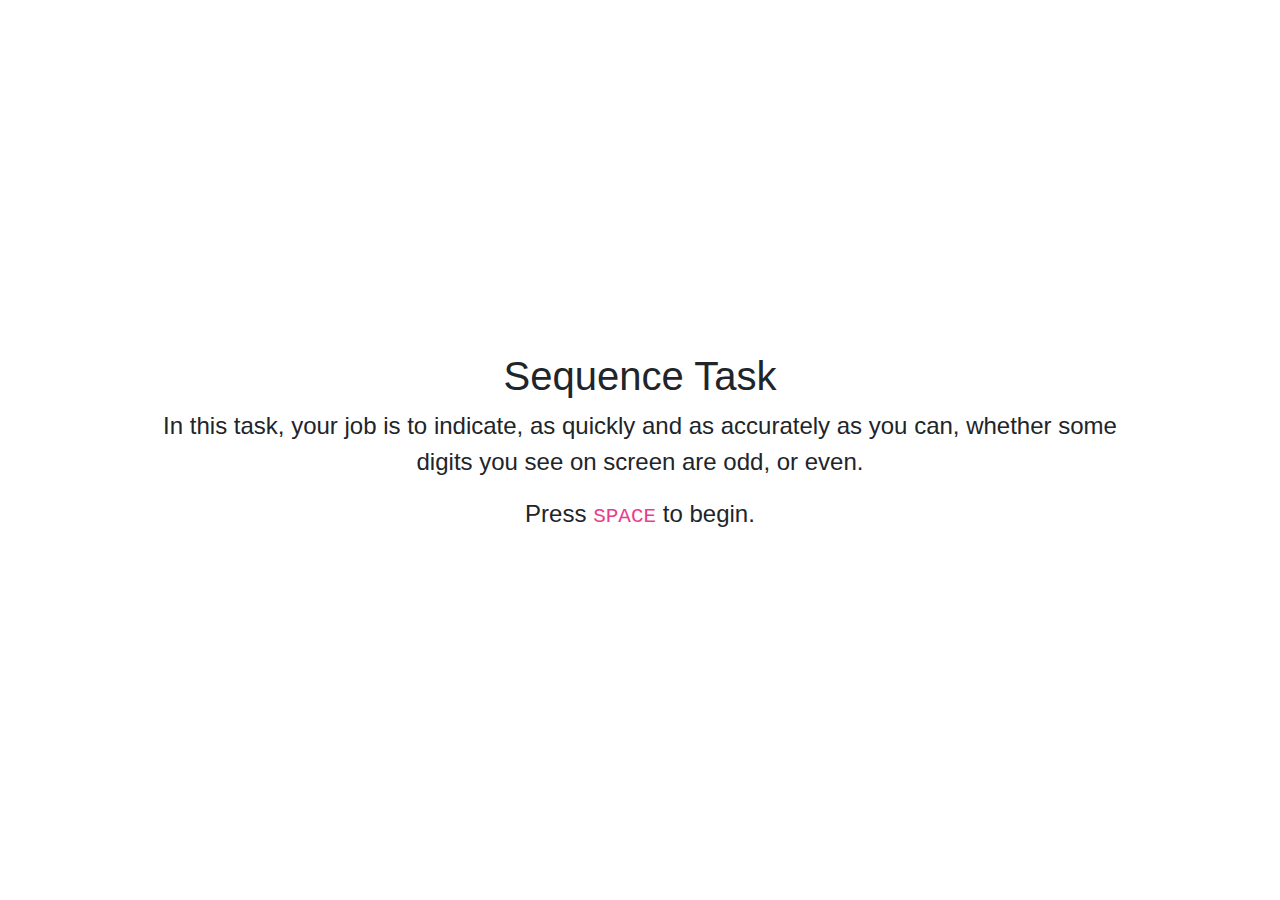
<file: Procedure/Effort/Static2/index.html>
<!doctype html>
<html lang="en">
    <head>
        <meta charset="utf-8">
        <!-- Play nice on mobile screens -->
        <meta name="viewport" content="width=device-width, initial-scale=1, shrink-to-fit=no">
        <!-- Libraries already loaded by Gorilla -->
        <script src="../../libs/jquery.min.js"></script>
        <script src="../../libs/bootstrap.min.js"></script>
        <link href="../../libs/bootstrap.min.css" rel="stylesheet"/>
        <!-- Our libraries -->
        <script src="../../libs/lodash.min.js"></script>
        <script src="../../libs/primate.js"></script>
        <!-- Our code -->
        <link  href="style/main.css" rel="stylesheet"/>
        <script src="js/utils.js"></script>
        <script src="js/main.js"></script>
    </head>

    <body>
        <div id="gorilla">
            <!-- Begin stimuli -->
            <p id="target">5</p>
            <p id="message"></p>
            <div id="btn-left" class="resp-btn left">Odd</div>
            <div id="btn-right" class="resp-btn right">Even</div>


            <!-- Begin instructions -->
            <div id="overlay"></div>
            <div id="start" class="instructions">
                <h1 id="title">Sequence Task</h1>
                <p>
                    In this task, your job is to indicate, as quickly and as accurately as you can,
                    whether some digits you see on screen are odd, or even.
                </p>
                <p class="secret-button">Press <code>SPACE</code> to begin.</p>
            </div>
            <div id="demo-instructions" class="instructions">
                <p>
                    On each round in this task,
                    you'll see a sequence of numbers, between 1 and 9, one at a time.
                    If the number is <em>odd</em>, press <code id="key-odd"></code>
                    on your keyboard.
                    If the number is <em>even</em>, press <code id="key-even"></code>.
                </p>
                <p>
                    Let's start with a demo version of the task.
                    Try to get all the numbers right, while still being as fast as possible.
                    If you get a digit wrong, it will turn red. Otherwise, it will turn green.
                </p>
                <p>Press <code>SPACE</code> for the first practice round.</p>
            </div>
            <div id="calibration-instructions" class="instructions">
                <p>
                    Great. You're now ready to practice the real task.
                </p>
                <p>
                    From now on, the sequence of numbers won't be so predictable.
                    Your task is still to judge if the numbers are odd or even.
                    Remember to try to get all the numbers right, while still being as fast as possible.
                </p>
                <p>
                    There will be <span id="n-practice"></span> practice rounds.
                </p>
                <p>Press <code>SPACE</code> to begin.</p>
            </div>
            <div id="flexible-instructions" class="instructions">
                <p id="flexible-txt"></p>
                <p>Press <code>SPACE</code> to continue.</p>
            </div>
            <div id="timeout" class="instructions red">
                <h1>You ran out of time!</h1>
                <p>
                    Try to respond more quickly.
                </p>
                <p>Press <code>SPACE</code> to continue.</p>
            </div>

            <div id="main-instructions" class="instructions">
                <p>Great. You're now ready to start the main stage of the task.</p>
                <p>
                    You may have noticed that some of the sequences were more difficult than others.
                    At the start of every round from now on,
                    you'll see the difficulty level of the sequence coming up, from 20% (the easiest) to 80% (the hardest).
                </p>
                <p>
                    You'll also see the reward for successfully completing this sequence, from 1 to 4 points.
                    For every two points you score, 1p will be added to your bonus payment.
                    A sequence is marked as correct if you're correct for at least 9 of the 10 digits in the sequence.
                </p>
                <p style="font-weight: bold;">
                    There will also be a time limit from now on.
                    If you take too long on a sequence, it will be marked as incorrect.
                    Try to respond as quickly and as accurately as possible.
                </p>
                <p>
                    On each round, you're free to choose whether or not you want to
                    do the sequence and add to your bonus payment (by pressing <code>Y</code>),
                    or skip it and move on to the next round (by pressing <code>N</code>).
                </p>
                <p>There will be 64 rounds in total.</p>

                <p>Press <code>SPACE</code> to start.</p>
            </div>

            <div id="offer-instructions" class="instructions">
                <h2 class="lined">Round <span id="round-nr">1</span> of 64</h2>
                <p>
                    Reward: <span id="reward-value"></span> points<br/>
                    Difficulty: <span id="difficulty-value"></span>%
                </p>
                <p>
                    Press <code>Y</code> to accept or <code>N</code> to skip.
                </p>
            </div>

            <div id="offer-reject" class="instructions">
                <h2>You skipped that round.</h2>
            </div>

        </div>
    </body>

</html>
</file>
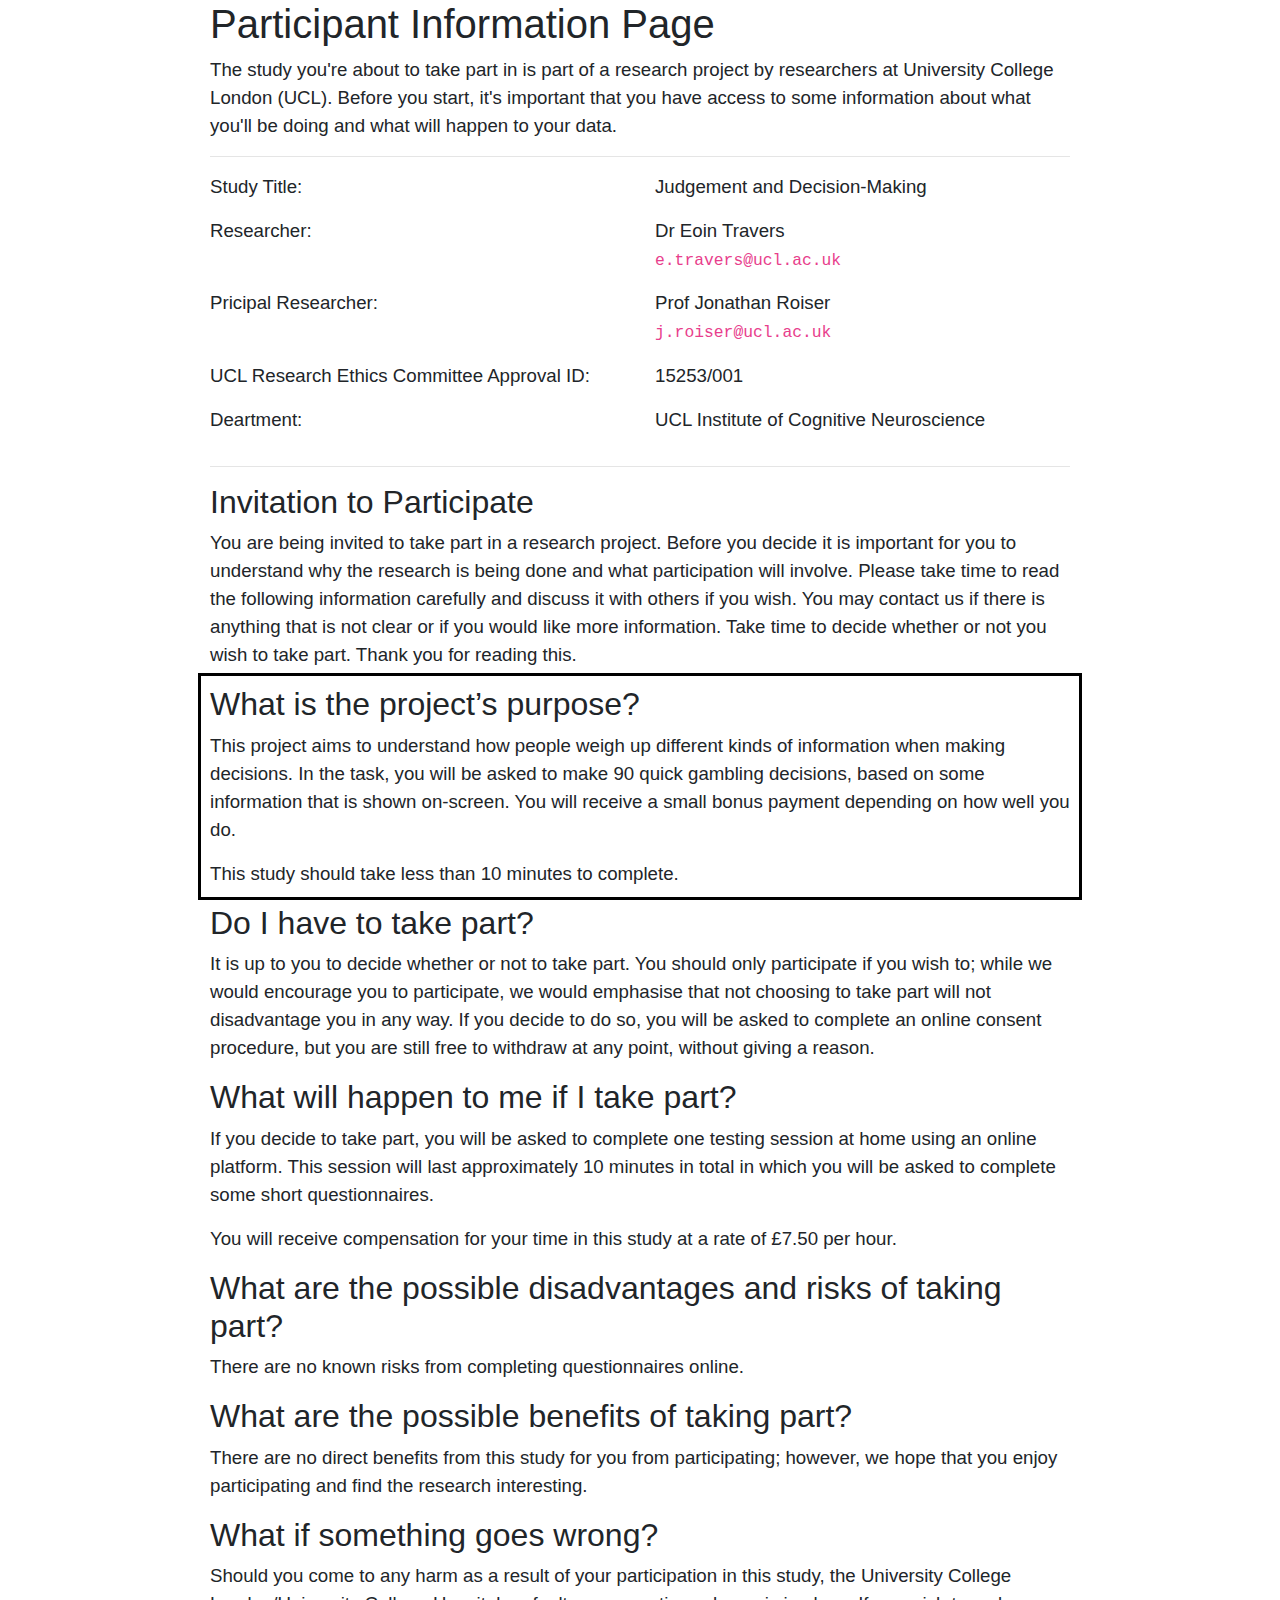
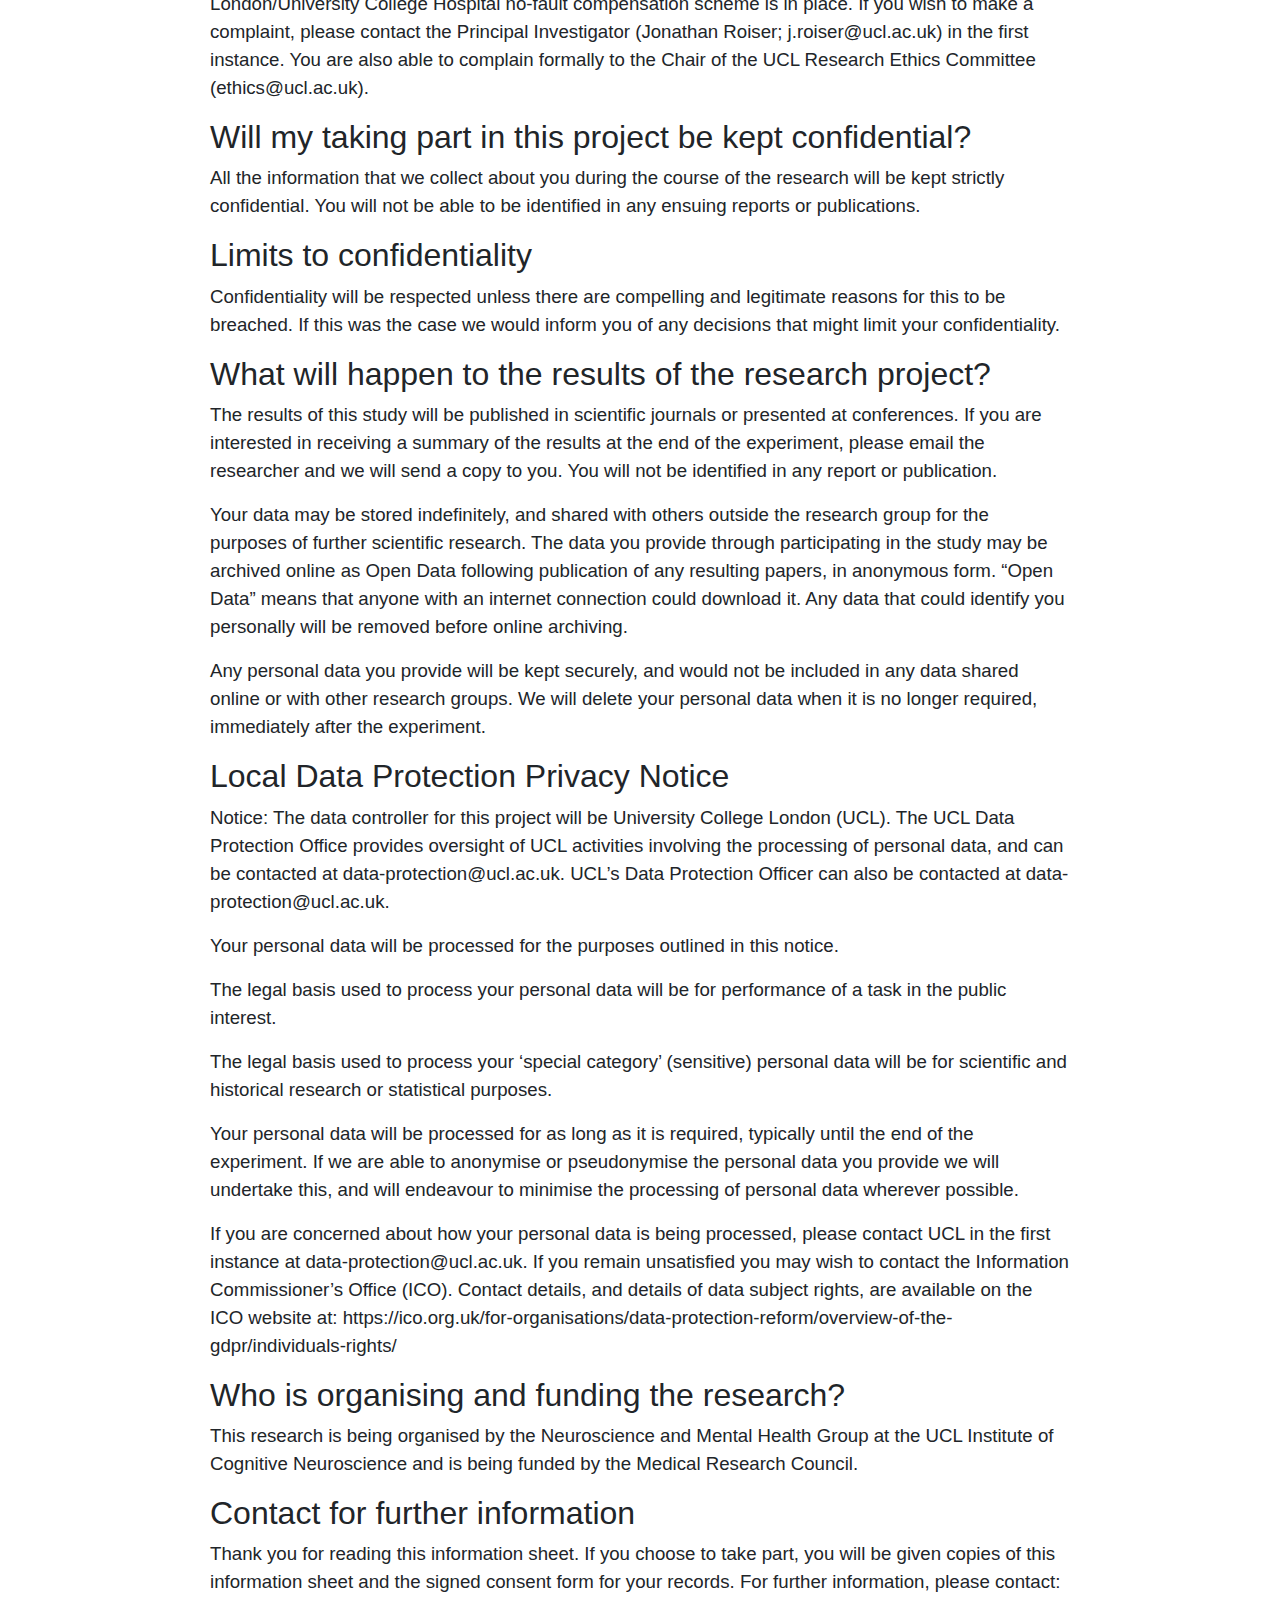
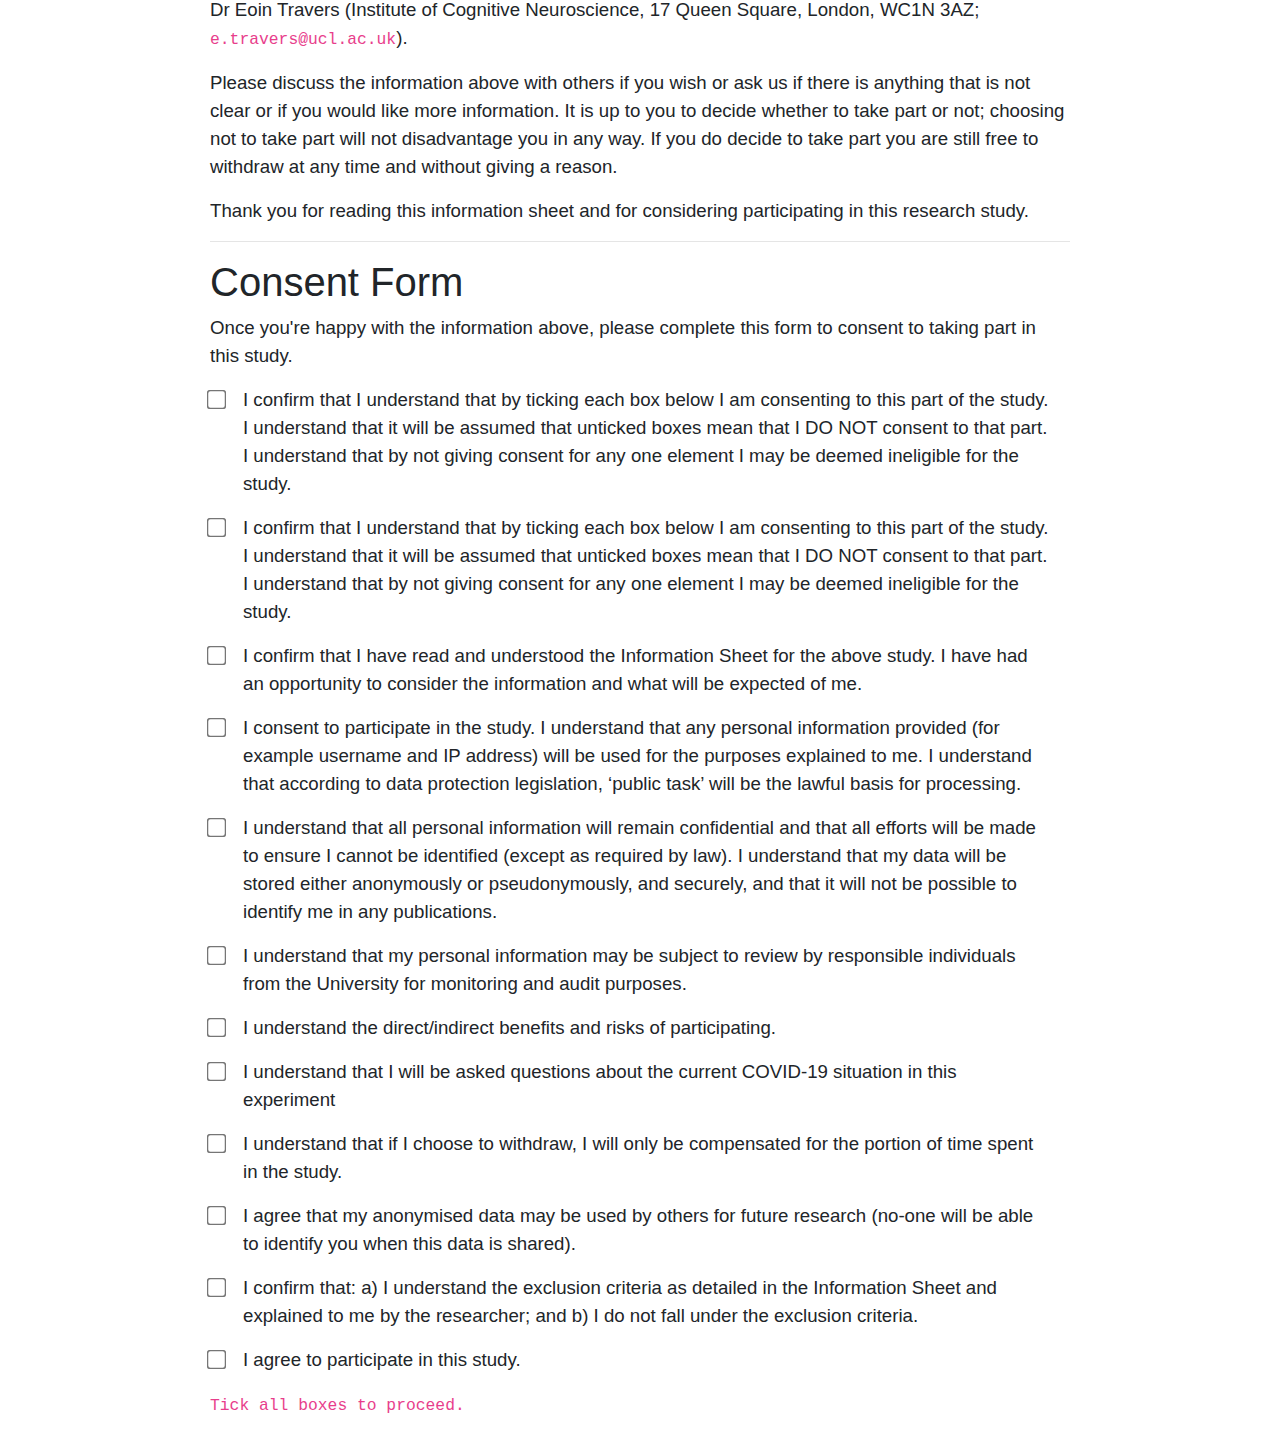
<file: Procedure/Live/Template/index.html>
<!DOCTYPE html>
<html lang="en">
    <head>
        <meta charset="utf-8">
        <!-- Play nice on mobile screens -->
        <meta name="viewport" content="width=device-width, initial-scale=1, shrink-to-fit=no">
        <!-- Load libraries -->
        <script src="../libs/jquery.min.js"></script>
        <!-- <script src="../libs/lodash.min.js"></script> -->
        <script src="../libs/bootstrap.min.js"></script>
        <link href="../libs/bootstrap.min.css" rel="stylesheet"/>
        <style>
          body {
            font-size: 14pt;
          }
          .content{
            max-width: 900px;
            margin-left: auto;
            margin-right: auto;
            padding-left: 20px;
            padding-right: 20px;
          }

          input[type=checkbox]
          {
            -ms-transform: scale(1.5); /* IE */
            -moz-transform: scale(1.5); /* FF */
            -webkit-transform: scale(1.5); /* Safari and Chrome */
            -o-transform: scale(1.5); /* Opera */
          }

          #important {
            outline: solid black;
            outline-offset: .5em;
          }

        </style>
        <script>
          $(document).ready(ready);
          let info = {};
          function ready(){
            let subject_nr = info.subject_nr = Math.round(Math.random()*1000000000);
            localStorage['subject_nr'] = subject_nr;
            const url = new URL(window.location);
            const par_names = ['PROLIFIC_PID', 'STUDY_ID', 'SESSION_ID'];
            par_names.map( k => {
              let v = url.searchParams.get(k);
              info[k] = v;
              localStorage[k] = v;
            });
            $('input[type="checkbox"]').get().map( box => box.checked=false );
            $('input[type="checkbox"]').change(check_checked);
            $('#start-btn').hide().click(start);
          }

          function check_checked(){
            let are_checked = $('input[type="checkbox"]').get().map( box => box.checked );
            let ok = true;
            for (let i = 0; i < are_checked.length; i++) {
              if (are_checked[i] == false) {
                $('#start-btn').hide();
                ok = false;
                break
              }
            }
            if(ok){
              $('#start-btn').show();
              window.scrollTo(0,document.body.scrollHeight);
            }
          }

          function start(){
            info['time'] = Date.now();
            $.ajax({
              type: 'POST',
              url: './start.php',
              data: JSON.stringify(info),
              success: next
            });
          }
          function next(){
            window.location = './experiment.html'
          }
        </script>
    </head>
    <body>
        <div class="content">



            <h1>Participant Information Page</h1>

            <p>
                The study you're about to take part in
                is part of a research project by researchers
                at University College London (UCL).
                Before you start, it's important that you
                have access to some information about what you'll be doing
                and what will happen to your data.
            </p>

            <hr/>

            <div class="table"><!-- Does nothing -->
                <div class="row">
                    <p class="col-6">Study Title:</p>
                    <p class="col-6">Judgement and Decision-Making</p>
                </div>

                <div class="row">
                    <p class="col-6">Researcher:</p>
                    <p class="col-6">Dr Eoin Travers<br><code>e.travers@ucl.ac.uk</code></p>
                </div>

                <div class="row">
                    <p class="col-6">Pricipal Researcher:</p>
                    <p class="col-6">Prof Jonathan Roiser<br><code>j.roiser@ucl.ac.uk</code></p>
                </div>

                <div class="row">
                    <p class="col-6">UCL Research Ethics Committee Approval ID:</p>
                    <p class="col-6">15253/001</p>
                </div>

                <div class="row">
                    <p class="col-6">Deartment:</p>
                    <p class="col-6">UCL Institute of Cognitive Neuroscience</p>
                </div>

            </div>

            <hr>

            <h2>Invitation to Participate</h2>
            <p>
                You are being invited to take part in a research
                project. Before you decide it is important for you to
                understand why the research is being done and what
                participation will involve. Please take time to read
                the following information carefully and discuss it
                with others if you wish. You may contact us if there
                is anything that is not clear or if you would like
                more information. Take time to decide whether or not
                you wish to take part. Thank you for reading this.
            </p>
            <div id="important">
                <h2>What is the project’s purpose?</h2>
                <p>
                    This project aims to understand how people weigh
                    up different kinds of information when making
                    decisions. In the task, you will be asked to make
                    90 quick gambling decisions, based on some
                    information that is shown on-screen. You will
                    receive a small bonus payment depending on how
                    well you do.
                </p>
                <p>
                    This study should take less than 10 minutes to complete.
                </p>
            </div>

            <h2>Do I have to take part?</h2>
            <p>
                It is up to you to decide whether or not to take part.
                You should only participate if you wish to; while we
                would encourage you to participate, we would emphasise
                that not choosing to take part will not disadvantage
                you in any way. If you decide to do so, you will be
                asked to complete an online consent procedure, but you
                are still free to withdraw at any point, without
                giving a reason.
            </p>


            <h2>What will happen to me if I take part?</h2>
            <p>
                If you decide to take part, you will be asked to
                complete one testing session at home using an online
                platform. This session will last approximately 10
                minutes in total in which you will be asked to
                complete some short questionnaires.
            </p>
            <p>
                You will receive compensation for your time in this
                study at a rate of £7.50 per hour.
            </p>

            <h2>What are the possible disadvantages and risks of taking part?</h2>
            <p>
                There are no known risks from completing questionnaires online.
            </p>

            <h2>What are the possible benefits of taking part?</h2>
            <p>
                There are no direct benefits from this study for you
                from participating; however, we hope that you enjoy
                participating and find the research interesting.
            </p>

            <h2>What if something goes wrong?</h2>
            <p>
                Should you come to any harm as a result of your
                participation in this study, the University College
                London/University College Hospital no-fault
                compensation scheme is in place. If you wish to make a
                complaint, please contact the Principal Investigator
                (Jonathan Roiser; j.roiser@ucl.ac.uk) in the first
                instance. You are also able to complain formally to
                the Chair of the UCL Research Ethics Committee
                (ethics@ucl.ac.uk).
            </p>

            <h2>Will my taking part in this project be kept confidential?</h2>
            <p>
                All the information that we collect about you during
                the course of the research will be kept strictly
                confidential. You will not be able to be identified in
                any ensuing reports or publications.
            </p>

            <h2>Limits to confidentiality</h2>
            <p>
                Confidentiality will be respected unless there are
                compelling and legitimate reasons for this to be
                breached. If this was the case we would inform you of
                any decisions that might limit your confidentiality.
            </p>

            <h2>What will happen to the results of the research project?</h2>
            <p>
                The results of this study will be published in
                scientific journals or presented at conferences. If
                you are interested in receiving a summary of the
                results at the end of the experiment, please email the
                researcher and we will send a copy to you. You will
                not be identified in any report or publication.
            </p>
            <p>
                Your data may be stored indefinitely, and shared with
                others outside the research group for the purposes of
                further scientific research. The data you provide
                through participating in the study may be archived
                online as Open Data following publication of any
                resulting papers, in anonymous form. “Open Data” means
                that anyone with an internet connection could download
                it. Any data that could identify you personally will
                be removed before online archiving.
            </p>
            <p>
                Any personal data you provide will be kept securely,
                and would not be included in any data shared online or
                with other research groups. We will delete your
                personal data when it is no longer required,
                immediately after the experiment.
            </p>

            <h2>Local Data Protection Privacy Notice</h2>
            <p>
                Notice: The data controller for this project will be
                University College London (UCL). The UCL Data
                Protection Office provides oversight of UCL activities
                involving the processing of personal data, and can be
                contacted at data-protection@ucl.ac.uk. UCL’s Data
                Protection Officer can also be contacted at
                data-protection@ucl.ac.uk.
            </p>
            <p>
                Your personal data will be processed for the purposes
                outlined in this notice.
            </p>
            <p>
                The legal basis used to process your personal data
                will be for performance of a task in the public
                interest.
            </p>
            <p>
                The legal basis used to process your ‘special
                category’ (sensitive) personal data will be for
                scientific and historical research or statistical
                purposes.
            </p>
            <p>
                Your personal data will be processed for as long as it
                is required, typically until the end of the
                experiment. If we are able to anonymise or
                pseudonymise the personal data you provide we will
                undertake this, and will endeavour to minimise the
                processing of personal data wherever possible.
            </p>
            <p>
                If you are concerned about how your personal data is
                being processed, please contact UCL in the first
                instance at data-protection@ucl.ac.uk. If you remain
                unsatisfied you may wish to contact the Information
                Commissioner’s Office (ICO). Contact details, and
                details of data subject rights, are available on the
                ICO website at:
                https://ico.org.uk/for-organisations/data-protection-reform/overview-of-the-gdpr/individuals-rights/
            </p>

            <h2>Who is organising and funding the research?</h2>
            <p>
                This research is being organised by the Neuroscience
                and Mental Health Group at the UCL Institute of
                Cognitive Neuroscience and is being funded by the
                Medical Research Council.
            </p>

            <h2>Contact for further information</h2>
            <p>
                Thank you for reading this information sheet. If you
                choose to take part, you will be given copies of this
                information sheet and the signed consent form for your
                records. For further information, please contact:
                Dr Eoin Travers
                (Institute of Cognitive Neuroscience, 17 Queen Square, London, WC1N 3AZ;
                <code>e.travers@ucl.ac.uk</code>).
            </p>
            <p>
                Please discuss the information above with others if you wish or ask us if there is anything that is not clear or if you would like more information. It is up to you to decide whether to take part or not; choosing not to take part will not disadvantage you in any way. If you do decide to take part you are still free to withdraw at any time and without giving a reason.
            </p>
            <p>
                Thank you for reading this information sheet and for considering participating in this research study.
            </p>

            <hr/>

            <h1>Consent Form</h1>
            <p>
                Once you're happy with the information above,
                please complete this form to consent
                to taking part in this study.
            </p>
            <!-- Start tickboxes -->
            <style>
              .consent{display: flex;}
              .consent > p {
                padding-right: 20px;
              }
            </style>

            <div class="consent">
                <p><input id="check1" type="checkbox"/></p>
                <p>I confirm that I understand that by ticking each box below I am consenting to this part of the study. I understand that it will be assumed that unticked boxes mean that I DO NOT consent to that part. I understand that by not giving consent for any one element I may be deemed ineligible for the study.</p>
            </div>


            <div class="consent">
                <p><input id="check2" type="checkbox"/></p>
                <p>I confirm that I understand that by ticking each box below I am consenting to this part of the study. I understand that it will be assumed that unticked boxes mean that I DO NOT consent to that part. I understand that by not giving consent for any one element I may be deemed ineligible for the study.</p>
            </div>


            <div class="consent">
                <p><input id="check3" type="checkbox"/></p>
                <p>I confirm that I have read and understood the Information Sheet for the above study. I have had an opportunity to consider the information and what will be expected of me.</p>
            </div>


            <div class="consent">
                <p><input id="check4" type="checkbox"/></p>
                <p>I consent to participate in the study. I understand that any personal information provided (for example username and IP address) will be used for the purposes explained to me. I understand that according to data protection legislation, ‘public task’ will be the lawful basis for processing.</p>
            </div>


            <div class="consent">
                <p><input id="check5" type="checkbox"/></p>
                <p>I understand that all personal information will remain confidential and that all efforts will be made to ensure I cannot be identified (except as required by law). I understand that my data will be stored either anonymously or pseudonymously, and securely, and that it will not be possible to identify me in any publications.</p>
            </div>


            <div class="consent">
                <p><input id="check6" type="checkbox"/></p>
                <p>I understand that my personal information may be subject to review by responsible individuals from the University for monitoring and audit purposes.</p>
            </div>


            <div class="consent">
                <p><input id="check7" type="checkbox"/></p>
                <p>I understand the direct/indirect benefits and risks of participating.</p>
            </div>


            <div class="consent">
                <p><input id="check8" type="checkbox"/></p>
                <p>I understand that I will be asked questions about the current COVID-19 situation in this experiment</p>
            </div>


            <div class="consent">
                <p><input id="check9" type="checkbox"/></p>
                <p>I understand that if I choose to withdraw, I will only be compensated for the portion of time spent in the study.</p>
            </div>


            <div class="consent">
                <p><input id="check10" type="checkbox"/></p>
                <p>I agree that my anonymised data may be used by others for future research (no-one will be able to identify you when this data is shared).</p>
            </div>


            <div class="consent">
                <p><input id="check11" type="checkbox"/></p>
                <p>I confirm that: a) I understand the exclusion criteria as detailed in the Information Sheet and explained to me by the researcher; and b) I do not fall under the exclusion criteria.</p>
            </div>


            <div class="consent">
                <p><input id="check12" type="checkbox"/></p>
                <p>I agree to participate in this study.</p>
            </div>

            <p><code>Tick all boxes to proceed.</code></p>

            <button id="start-btn" class="btn btn-primary">Start</button>
        </div>
    </body>
</html>
</file>
<file: Procedure/Bandit/style/main.css>
/* static/main.css

Use this file to set the default styling of the elements in our experiment.
You can use javascript to interactively change these later.
*/

/*
 This CSS file is probably more complex than it needs to me.
 Maybe think about tidying it up in future.
*/

html, body {
    margin: 0;
    height: 100%;
    overflow: hidden;
}

img.mini {
    height: 2em;
}
#gorilla {
    /* Everything is in the body, so these rules apply to every element */
    display: none;     /* Hide everything until we're ready to show it */
    font-size: 18pt;
}

#start > *, #start2 > * {
    position: relative;
}

#score {
    position: absolute;
    left: 50vw;
    top: 1em;
    font-size: 2em;
    text-align: center;
    transform: translate(-50%, -50%);
}

/* Should probably just use an .instructions class */
#start, #start2, #target, #fix, #feedback, #end {
    position: absolute;
    left: 50vw;
    top: 50vh;
    width: 100vw;
    text-align: center;
    transform: translate(-50%, -50%);
}

#start, #start2{
    max-width: 120vh;
    padding: 1em;
}

#target, #fix{
    font-family: "Lucida Console", Monaco, monospace;
}
#fix  {
    font-size: 4em;
}
#feedback {
    color: black;
    font-size: 2em;
}
#end {
    font-size: 2m;
}

#boxes{
    position: absolute;
    left: 50vw;
    top: 50vh;
    width: 40vh;
    height: 40vh;
    text-align: center;
    transform: translate(-50%, -50%);
    /* border: solid; */
}

.options, .outcome {
    position: absolute;
    width: 18vh;
    height: 18vh;
}
.options > img {
    width: 100%;
    /* height: 100%; */   /* This lines forces images to be square */
}

.top-left    { left:  0; top: 0;     transform: translate(0, 0);}
.top-right    { left: 22vh; top: 0;    transform: translate(0, 0);}
.bottom-left  { left:  0;   top: 22vh; transform: translate(0, 0);}
.bottom-right { left: 22vh; top: 22vh; transform: translate(0, 0);}

.opaque {
    opacity: .5;
    z-index: -500;
}

.hidden {
    display: none;
}

#folder {
    position: absolute;
    left: 50vw;
    bottom: 0vh;
}
#folder > * {
    width: 20vh;
    position: absolute;
    bottom: 0;
    transform: translateX(-50%);
}
#folder-bottom {z-index: -1;}
#folder-top {z-index: 50;}

.foldered {
    transition: top 1s ease-in, bottom 1s ease-in, left 1s ease-out, right 1s ease-out, transform 1s ease-out;
    top: 100vh !important;
    left: 20vh !important;
    transform: translate(-50%, -50%);
}

.green {
    color: green;
}
.red {
    color: red;
}

/* New code to deal with Bootstrap V3 */
.btn.options {
    background-color: #23272b !important;
    border-color: #1d2124 !important;
}
</file>
<file: Procedure/Clock/style/main.css>
/* static/main.css

Use this file to set the default styling of the elements in our experiment.
You can use javascript to interactively change these later.
*/
#gorilla {
    /* Everything is in the body, so these rules apply to every element */
    font-size: 14pt;
    display: none;     /* Hide everything until we're ready to show it */
}

#start {
    font-size: 1.25em;
    text-align: center;
    max-width: 100vh;
    margin-left: auto;
    margin-right: auto;
    padding-top: 2em;
    padding-left: 2em;
    padding-right: 2em;
}

#clock{
    position: absolute;
    left: 50vw;
    top: 35vh;
    width: 30vh;
    height: 30vh;
}

#face, #hand, #circle {
    position: absolute;
    left: 0;
    top: 0;
    width: 100%;
    height: 100%;
}

#circle{
    border-radius: 50%;
    background-color: red;
}
/* These rules for text elements could be simplified */
#feedback {
    color: black;
    width: auto;
    font-size: 2em;
    position: absolute;
    width: 20vw;
    text-align: center;
    transform: translate(-50%, -50%);
}

#prompt, #score, #start-block, #end {
    position: absolute;
    left: 50vw;
    top: 50vh;
    width: 80vw;
    text-align: center;
    transform: translate(-50%, -50%);
    font-size: 3em;
}

#score {
    top: 1em;
    font-size: 2em;
}

#start-block{
    font-size: 2em;
}

/* Make anything with class="spin" spin around */
/* This isn't currently used */
.spinning {
  animation-name: spin;
  animation-duration: 5000ms;
  animation-iteration-count: infinite;
  animation-timing-function: linear;
}
@-moz-keyframes spin {
    from { -moz-transform: rotate(0deg); }
    to { -moz-transform: rotate(360deg); }
}
@-webkit-keyframes spin {
    from { -webkit-transform: rotate(0deg); }
    to { -webkit-transform: rotate(360deg); }
}
@keyframes spin {
    from {transform:rotate(0deg);}
    to {transform:rotate(360deg);}
}
/* End of spinning code */
</file>
<file: Procedure/Effort/style/main.css>
/* static/main.css

Use this file to set the default styling of the elements in our experiment.
You can use javascript to interactively change these later.
*/
html, body {
    margin: 0;
    height: 100%;
    /* overflow: hidden */
}

#gorilla {
    /* Everything is inside this, so these rules apply to every element */
    display: none;     /* Hide everything until we're ready to show it */
    font-size: 18pt;
}

.instructions {
    position: absolute;
    left: 50vw;
    /* top: 20vh; */
    bottom: 35vh;               /*Just above buttons*/
    transform: translate(-50%, 0%);
    /* font-size: 2em; */
    text-align: center;
    width: 100%;
    max-width: 120vh;
    margin-left: auto;
    margin-right: auto;
    padding: 2em;
}

.instructions > * {
    position: relative;
}

#target{
    position: absolute;
    text-align: center;
    transform: translate(-50%, -50%);
    top: 50vh;
    left: 50vw;
    font-size: 40pt;
}

.resp-btn {
    position: absolute;
    top: 65vh;
    padding: 15px 25px;
    font-size: 24pt;
    text-align: center;
    /* cursor: pointer; */
    outline: none;
    color: #000;
    background-color: #DDD;
    border: none;
    border-radius: 15px;
    box-shadow: 0 9px #999;
}

/* .resp-btn:active, */
.resp-btn.active {
    background-color: #BBB ;
    box-shadow: 0 5px #777;
    transform: translateY(4px);
}
#btn-left {
    right: 60vw;
}
#btn-right {
    left: 60vw;
}

.red {
    color: red;
}

.green {
    color: green;
}
.lined {
    text-decoration: underline;
}
</file>
<file: Procedure/Gamble/style/main.css>
/* static/main.css

Use this file to set the default styling of the elements in our experiment.
You can use javascript to interactively change these later.
*/
html, body {
    margin: 0;
    height: 100%;
    /* overflow: hidden */
}

#gorilla {
    /* Everything is inside this, so these rules apply to every element */
    display: none;     /* Hide everything until we're ready to show it */
    font-size: 18pt;
}

#start, #break {
    /* position: absolute; */
    /* left: 50vw; */
    /* top: 50vh; */
    /* font-size: 2em; */
    text-align: center;
    /* transform: translate(-50%, -50%); */
    width: 100%;
    max-width: 120vh;
    margin-left: auto;
    margin-right: auto;
    padding: 2em;
}

#start > * {
    position: relative;
}

#example-cards > img {
    height: 8em;
    margin: 0 1em;
}

.tbl {
    display: flex;
    flex-direction: row;
    flex-wrap: wrap;
    justify-content: space-around;
}
.tbl-row {
    max-width: 20%;
    /* border: dashed; */
    padding: 3px;
    /* max-width: 25vh; /\* Total max available is 120vh *\/ */
}
.tbl-row > img {
    width: 100%;
}

#score {
    position: absolute;
    left: 50vw;
    top: 1em;
    font-size: 2em;
    text-align: center;
    transform: translate(-50%, -50%);
}

#hand {
    position: absolute;
    top: 70vh;
    left: 50vw;
    height: 10vh;
    transform: translate(-50%, -50%); /* rotate(-30deg); */
    transition: left ease-in-out .3s, transform ease-in-out .3s;
    z-index: 500;
}


/* #gorilla > * { */
/*     border: solid; */
/* } */


/* Style for Roulette Wheels */
svg.pie {
    width: 200px;
    height: 200px;
    /* z-index: 10; */
    left: 15vh;
    top: 15vh;
}
svg.pie > .outline {
    fill: transparent;
    stroke: black;
    stroke-width: 10;
}
svg.pie > path {
    fill: red;
    stroke-width: 1;
}
svg.pie > .green {fill: green; }
svg.pie > .red   {fill: red; }
svg.pie > .white   {fill: white; }


p, h1, h2, h3, h4 {
    text-align: center;
}


.card {
    border: solid black;
    border-radius: 1vh;
    background: lightgray;
    position: absolute;
    display: flex;
    align-items: center;
    justify-content: center;
    z-index: 10;
}

#left-card{left: 33vw;}
#right-card{left: 66vw;}

.card.active {
    transform: translate(-50%, -50%);
    top: 40vh;
}

.card.chosen {
    transition: top 1s ease-in, left 1s ease-out, transform 1s ease-out;
    /* height: 3vh !important; */
    /* width: 2vh !important; */
    top: 120vh;
    /* top: 90vh; */
    left: 50vw !important;
    transform: translate(-50%, -50%) scale(25%);
}

.gamble {
    width:  30vh;
    height: 30vh;
}

.card > * {
    position: absolute;
    /* transform: translate(-50%, -50%); */
}

.gamble > * {
    position: absolute;
    transform: translate(-50%, -50%);
}

.quant {
    font-size: 5vh;
    color: black;
    /* -webkit-text-stroke-width: .01em; */
    /* -webkit-text-stroke-color: black; */
    left: 15vh;
    /* z-index: 2; */
}

.txt-win {
    top: 7.5vh;
}
.txt-neutral {
    top: 15vh;
}
.txt-loss {
    top: 22.5vh;
}

#folder {
    position: absolute;
    left: 50vw;
    bottom: 0vh;
}
#folder > * {
    width: 20vh;
    position: absolute;
    bottom: 0;
    transform: translateX(-50%);
}
#folder-bottom {z-index: -1;}
#folder-top {z-index: 50;}
</file>
<file: Procedure/Gershman/style/main.css>
/* static/main.css

Use this file to set the default styling of the elements in our experiment.
You can use javascript to interactively change these later.
*/
#gorilla {
    /* Everything is in the body, so these rules apply to every element */
    display: none;     /* Hide everything until we're ready to show it */
    font-size: 18pt;
}

#start > * {
    position: relative;
}

.centered {
    position: absolute;
    left: 50vw;
    top: 50vh;
    text-align: center;
    transform: translate(-50%, -50%);
}

#start{
    padding: 2em;
    width: 100vw;
}

#stimuli{
    height: 6em;
    width: 14em;
}
#stimuli > .btn, #stimuli > .feedback{
    width: 3em;
    height: 2em;
    font-size: 30pt;
    text-align: center;
    border: black;
}
#left-btn{
    margin-right: 1em;
}
#right-btn{
    margin-left: 1em;
}

#next-btn{
    transform: translateY(100%);
}

#stimuli > .feedback{
    position: absolute;
    top: 0;
    transform: translateY(-100%);
    z-index: -50;
}
#left-feedback{left: 0;}
#right-feedback{right: 0;}

.fade{
    opacity: .1;
}

.btn {
    transition: none;
}
</file>
<file: Procedure/RewardBias/style/main.css>
/* static/main.css

Use this file to set the default styling of the elements in our experiment.
You can use javascript to interactively change these later.
*/
#gorilla {
    /* Everything is in the body, so these rules apply to every element */
    font-size: 14pt;
    display: none;     /* Hide everything until we're ready to show it */
}

#start, #instructions{
    position: absolute;
    left: 50vw;
    bottom: 10vh;
    width: 75vw;
    text-align: center;
    transform: translate(-50%, 0%);
}
/* #start { */
/*     top: 75vh; */
/* } */

#score{
    position: absolute;
    left: 50vw;
    top: 1em;
    text-align: center;
    transform: translate(-50%, -50%);
    font-size: 2em;
}

#feedback{
    position: absolute;
    left: 50vw;
    top: 40vh;
    text-align: center;
    transform: translate(-50%, -50%);
    font-size: 2em;
}

.stimuli{
    height: 10vh;
    position: absolute;
    top: 50vh;
    left: 50vw;
    transform: translate(-50%, -50%);
}

#left_urn, #left_occluder{
    left: 40vw;
    top: 25vh;
}

#right_urn, #right_occluder{
    left: 60vw;
    top: 25vh;
}

#btn-left {
    left: 40vw;
}
#btn-right {
    left: 60vw;
}

.occluder{
    height: 15vh;
    width: 15vh;
    border: solid;
    border-radius: 50%;
}

#hand {
    top: 55vh;
    transform: translate(-50%, -50%); /* rotate(-30deg); */
    /* transition: left ease-out .25s, transform ease-out .25s; */
    /* transition: left ease-out .25s, transform ease-out .25s; */
    /* transition: left ease-in-out .6s, transform ease-in-out .6s; */
    transition: left linear .4s, transform linear .4s;
}

#ball {
    background-color: #0f0;
    width:  1.75vh;
    height: 1.75vh;
    border-radius: 50%;
    left: 45vw;
    top: 25vh;
}

#ground {
    top: 90vh;
    height: 10vh;
    background-color: lightgrey;
    left: 0;
    width: 100vw;
    transform: none;
}

#fix {
    left: 50vw;
    top: 50vh;
    font-size: 3em;
}

.target {
    height: 20vh;
    width: 20vh;
    top: 50vh;
    /* background-color: #999999; */
    left: 50vw;
    border: solid black 2pt;
    border-radius: 50%;
}

/* #right_target{ */
/*     left: 55vw; */
/* } */

/* #hidden-svg{ */
/*     display: none; */
/* } */


.resp-btn {
    position: absolute;
    transform: translate(-50%, -50%);
    top: 70vh;
    padding: 15px 25px;
    font-size: 24pt;
    text-align: center;
    font-family: monospace, monospace;
    outline: none;
    color: #000;
    background-color: #DDD;
    border: none;
    border-radius: 15px;
    box-shadow: 0 9px #999;
}

/* .resp-btn:active, */
.resp-btn.active {
    background-color: #BBB ;
    box-shadow: 0 5px #777;
    transform: translate(-50%, -45%);
}

/* https://css-tricks.com/snippets/css/shake-css-keyframe-animation/ */
.shaking {
  -webkit-animation: shake 0.8s cubic-bezier(0.36, 0.07, 0.19, 0.97) both;
          animation: shake 0.8s cubic-bezier(0.36, 0.07, 0.19, 0.97) both;
}

@keyframes shake {
    10%, 90% {
        transform: translate(-51%, -50%);
    }
    20%, 80% {
        transform: translate(-48%, -50%);
    }
    30%, 50%, 70% {
        transform: translate(-54%, -50%);
    }
    40%, 60% {
        transform: translate(-46%, -50%);
    }
}

/* @keyframes shake { */
/*     10%, 90% { */
/*         transform: translate(-52.5%, -50%); */
/*         -webkit-transform: translate(-52.5%, -50%); */
/*     } */
/*     20%, 80% { */
/*         transform: translate(-45%, -50%); */
/*         -webkit-transform: translate(-45%, -50%); */
/*     } */
/*     30%, 50%, 70% { */
/*         transform: translate(-60%, -50%); */
/*         -webkit-transform: translate(-60%, -50%); */
/*     } */
/*     40%, 60% { */
/*         transform: translate(-40%, -50%); */
/*         -webkit-transform: translate(-40%, -50%); */
/*     } */
/* } */


/* @-webkit-keyframes shake { */
/*     10%, 90% { */
/*         transform: translate(-52.5%, -50%); */
/*         -webkit-transform: translate(-52.5%, -50%); */
/*     } */
/*     20%, 80% { */
/*         transform: translate(-45%, -50%); */
/*         -webkit-transform: translate(-45%, -50%); */
/*     } */
/*     30%, 50%, 70% { */
/*         transform: translate(-60%, -50%); */
/*         -webkit-transform: translate(-60%, -50%); */
/*     } */
/*     40%, 60% { */
/*         transform: translate(-40%, -50%); */
/*         -webkit-transform: translate(-40%, -50%); */
/*     } */
/* } */
</file>
<file: Procedure/Effort/Dynamic/style/main.css>
/* static/main.css

Use this file to set the default styling of the elements in our experiment.
You can use javascript to interactively change these later.
*/
html, body {
    margin: 0;
    height: 100%;
    /* overflow: hidden */
}

#gorilla {
    /* Everything is inside this, so these rules apply to every element */
    display: none;     /* Hide everything until we're ready to show it */
    font-size: 18pt;
}

.instructions {
    position: absolute;
    left: 50vw;
    /* top: 20vh; */
    bottom: 35vh;               /*Just above buttons*/
    transform: translate(-50%, 0%);
    /* font-size: 2em; */
    text-align: center;
    width: 100%;
    max-width: 120vh;
    margin-left: auto;
    margin-right: auto;
    padding: 2em;
}


.instructions > * {
    position: relative;
}

#prompt, #feedback {
    position: absolute;
    left: 50vw;
    top: 50vh;
    transform: translate(-50%, -50%);
}

.target{
    position: absolute;
    text-align: center;
    transform: translate(-50%, -50%);
    top: 15vh;
    left: 50vw;
    font-size: 40pt;
}
/*
  We will set this in JavaScript instead
  so it can be changed throughout the task
. */
/* .animated{ */
/*     transition: top linear 3s, left linear .25s; */
/* } */
.target.go {
    top: 70vh !important;
}
.left {
    left: 40vw;
}
.right {
    left: 60vw;
}

.resp-btn {
    position: absolute;
    top: 65vh;
    padding: 15px 25px;
    font-size: 24pt;
    text-align: center;
    outline: none;
    color: #000;
    background-color: #DDD;
    border: solid white;
    border-radius: 15px;
    margin-top: 2px;
    box-shadow: 0 9px #999;
    transform: translate(-50%, 0px);
}

/* .resp-btn:active, */
.resp-btn.active {
    background-color: #BBB ;
    box-shadow: 0 5px #777;
    transform: translate(-50%, 4px);
}

.red {
    color: red;
}

.green {
    color: green;
}

/* Feedback pots at bottom */
.pot {
    position: absolute;
    bottom: 0;
    height: 35vh;
    width: 10vw;
    transform: translate(-50%, 0px);
    /* border: solid; */
    display: flex;
    flex-direction: column-reverse;
}
.pot > p {
    margin: 0;
    padding: 0;
    text-align: center;
    font-size: 2vh;
    font-weight: bold;
}
#pot-middle {
    left: 50vw;
}

.occluder {
    background: black;
    /* background: #EEEEEE; */
    position: absolute;
    width: 100vw;
}

#bottom-occluder {
    bottom: 0;
    height: 35vh;
}

#top-occluder {
    top: 0;
    height: 20vh;
}
</file>
<file: Procedure/Effort/Dynamic2/style/main.css>
/* static/main.css

Use this file to set the default styling of the elements in our experiment.
You can use javascript to interactively change these later.
*/
html, body {
    margin: 0;
    height: 100%;
    /* overflow: hidden */
}

#gorilla {
    /* Everything is inside this, so these rules apply to every element */
    display: none;     /* Hide everything until we're ready to show it */
    font-size: 18pt;
}

.instructions {
    position: absolute;
    left: 50vw;
    /* top: 20vh; */
    /* bottom: 45vh;               /\*Just above buttons*\/ */
    /* transform: translate(-50%, 0%); */
    top: 50vh;
    transform: translate(-50%, -50%);
    /* font-size: 2em; */
    text-align: center;
    width: 100%;
    max-width: 120vh;
    margin-left: auto;
    margin-right: auto;
    padding-left: 2em;
    padding-right: 2em;
}


.instructions > * {
    position: relative;
}

#overlay {
    position: absolute;
    width: 100vw;
    height: 100vh;
    background: #FFFFFFCC;
}

#prompt, #feedback {
    position: absolute;
    left: 50vw;
    top: 50vh;
    transform: translate(-50%, -50%);
}

.target{
    position: absolute;
    text-align: center;
    transform: translate(-50%, -50%);
    top: 25vh;
    left: 50vw;
    font-size: 40pt;
}
/*
  We will set this in JavaScript instead
  so it can be changed throughout the task
. */
/* .animated{ */
/*     transition: top linear 3s, left linear .25s; */
/* } */
.target.go {
    top: 73vh !important;
}
.left {
    left: 40vw;
}
.right {
    left: 60vw;
}

.resp-btn {
    position: absolute;
    top: 67vh;
    padding: 15px 25px;
    font-size: 24pt;
    text-align: center;
    outline: none;
    color: #000;
    background-color: #DDD;
    border: solid white;
    border-radius: 15px;
    margin-top: 2px;
    box-shadow: 0 9px #999;
    transform: translate(-50%, 0px);
}

/* .resp-btn:active, */
.resp-btn.active {
    background-color: #BBB ;
    box-shadow: 0 5px #777;
    transform: translate(-50%, 4px);
}

.red {
    color: red;
}

.green {
    color: green;
}

/* Feedback pots at bottom */
.pot {
    position: absolute;
    bottom: 0;
    height: 33vh;
    width: 10vw;
    transform: translate(-50%, 0px);
    /* border: solid; */
    display: flex;
    flex-direction: column-reverse;
}
.pot > p {
    /* margin: 0; */
    margin: -.3vh;
    padding: 0;
    text-align: center;
    font-size: 2vh;
    font-weight: bold;
}
#pot-middle {
    left: 50vw;
}

.occluder {
    background: black;
    /* background: #EEEEEE; */
    position: absolute;
    width: 100vw;
}

#top-occluder {
    top: 0;
    height: 33vh;
}

#bottom-occluder {
    bottom: 0;
    height: 33vh;
}
</file>
<file: Procedure/Effort/Static/style/main.css>
/* static/main.css

Use this file to set the default styling of the elements in our experiment.
You can use javascript to interactively change these later.
*/
html, body {
    margin: 0;
    height: 100%;
    /* overflow: hidden */
}

#gorilla {
    /* Everything is inside this, so these rules apply to every element */
    display: none;     /* Hide everything until we're ready to show it */
    font-size: 18pt;
}

.instructions {
    position: absolute;
    left: 50vw;
    /* top: 20vh; */
    bottom: 35vh;               /*Just above buttons*/
    transform: translate(-50%, 0%);
    /* font-size: 2em; */
    text-align: center;
    width: 100%;
    max-width: 120vh;
    margin-left: auto;
    margin-right: auto;
    padding: 2em;
}

.instructions > * {
    position: relative;
}

#target, #message{
    position: absolute;
    text-align: center;
    transform: translate(-50%, -50%);
    top: 50vh;
    left: 50vw;
}
#target {
    font-size: 40pt;
}
#message {
    font-size: 20pt;
}

.resp-btn {
    position: absolute;
    top: 65vh;
    padding: 15px 25px;
    font-size: 24pt;
    text-align: center;
    /* cursor: pointer; */
    outline: none;
    color: #000;
    background-color: #DDD;
    border: none;
    border-radius: 15px;
    box-shadow: 0 9px #999;
}

/* .resp-btn:active, */
.resp-btn.active {
    background-color: #BBB ;
    box-shadow: 0 5px #777;
    transform: translateY(4px);
}
#btn-left {
    right: 60vw;
}
#btn-right {
    left: 60vw;
}

.red {
    color: red;
}

.green {
    color: green;
}
.lined {
    text-decoration: underline;
}
</file>
<file: Procedure/Effort/Static2/style/main.css>
/* static/main.css

Use this file to set the default styling of the elements in our experiment.
You can use javascript to interactively change these later.
*/
html, body {
    margin: 0;
    height: 100%;
    /* overflow: hidden */
}

#gorilla {
    /* Everything is inside this, so these rules apply to every element */
    display: none;     /* Hide everything until we're ready to show it */
    font-size: 18pt;
}

.instructions {
    position: absolute;
    left: 50vw;
    /* top: 20vh; */
    /* bottom: 45vh;               /\*Just above buttons*\/ */
    /* transform: translate(-50%, 0%); */
    top: 50vh;
    transform: translate(-50%, -50%);
    /* font-size: 2em; */
    text-align: center;
    width: 100%;
    max-width: 120vh;
    margin-left: auto;
    margin-right: auto;
    padding-left: 2em;
    padding-right: 2em;
}

.instructions > * {
    position: relative;
}

#overlay {
    position: absolute;
    width: 100vw;
    height: 100vh;
    background: #FFFFFFCC;
}

#prompt, #feedback {
    position: absolute;
    left: 50vw;
    top: 50vh;
    transform: translate(-50%, -50%);
}

#target, #message{
    position: absolute;
    text-align: center;
    transform: translate(-50%, -50%);
    top: 50vh;
    left: 50vw;
}
#target {
    font-size: 40pt;
}
#message {
    font-size: 20pt;
}

.left {
    left: 40vw;
}
.right {
    left: 60vw;
}

.resp-btn {
    position: absolute;
    top: 67vh;
    padding: 15px 25px;
    font-size: 24pt;
    text-align: center;
    /* cursor: pointer; */
    outline: none;
    color: #000;
    background-color: #DDD;
    border: solid white;
    border-radius: 15px;
    margin-top: 2px;
    box-shadow: 0 9px #999;
    transform: translate(-50%, 0px);
}

/* .resp-btn:active, */
.resp-btn.active {
    background-color: #BBB ;
    box-shadow: 0 5px #777;
    transform: translate(-50%, 4px);
}

.red {
    color: red;
}

.green {
    color: green;
}
.lined {
    text-decoration: underline;
}
</file>
